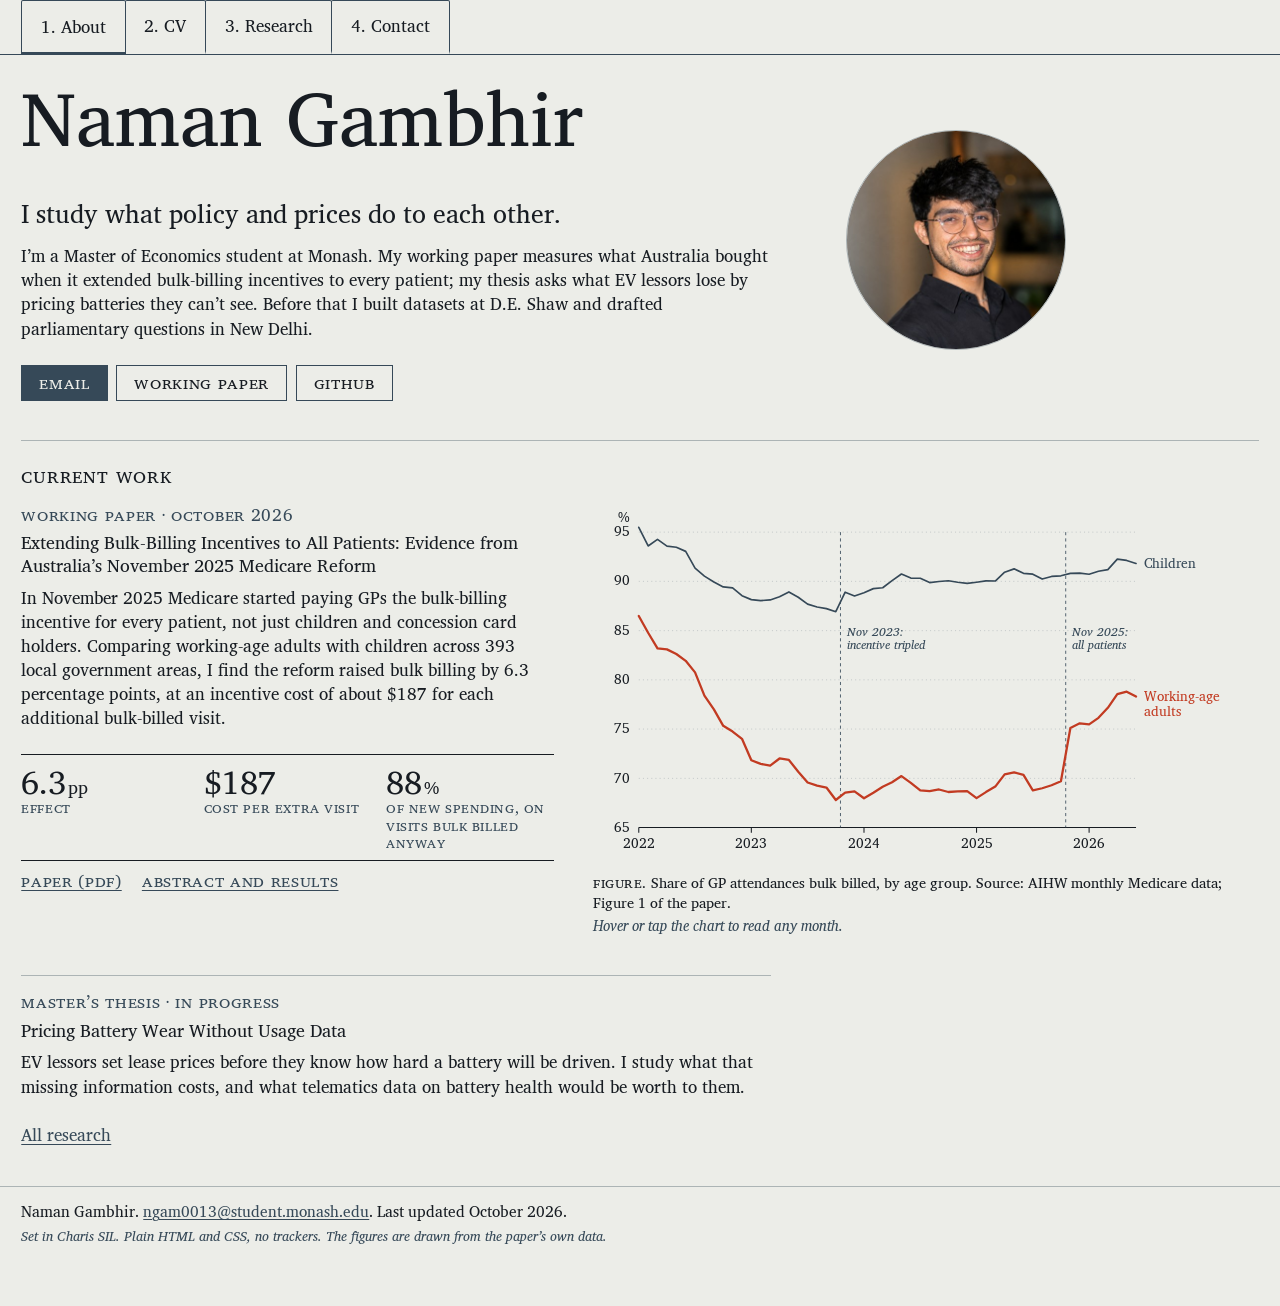
<file: index.html>
<!DOCTYPE html>
<html lang="en-AU">
<head>
  <meta charset="utf-8">
  <meta name="viewport" content="width=device-width, initial-scale=1">
  <title>Naman Gambhir</title>
  <meta name="description" content="Naman Gambhir, Master of Economics student at Monash University, studying what policy and prices do to each other.">
  <meta name="color-scheme" content="light dark">
  <meta property="og:type" content="website">
  <meta property="og:title" content="Naman Gambhir">
  <meta property="og:description" content="Master of Economics student at Monash University. Working paper: extending Medicare bulk-billing incentives to all patients raised bulk billing by 6.3 percentage points.">
  <meta property="og:locale" content="en_AU">
  <link rel="icon" href="assets/img/favicon.svg" type="image/svg+xml">
  <link rel="preconnect" href="https://fonts.googleapis.com">
  <link rel="preconnect" href="https://fonts.gstatic.com" crossorigin>
  <link rel="stylesheet" href="https://fonts.googleapis.com/css2?family=Charis+SIL:ital,wght@0,400;0,700;1,400&amp;display=swap">
  <link rel="stylesheet" href="assets/css/base.css">
  <link rel="stylesheet" href="assets/css/offprint.css">
  <script>
    document.documentElement.classList.add('js');
    /* Hide the name before first paint if the palindrome intro will
       run, so it doesn't flash. Removed by home.js, or after 3s regardless. */
    (function () {
      try {
        if (window.matchMedia('(prefers-reduced-motion: reduce)').matches) return;
        var nav = performance.getEntriesByType('navigation')[0];
        if (document.referrer && new URL(document.referrer).origin === location.origin &&
            nav && nav.type !== 'reload') return;
      } catch (e) { return; }
      var h = document.documentElement;
      h.classList.add('name-intro');
      setTimeout(function () { h.classList.remove('name-intro'); }, 3000);
    })();
  </script>
  <script src="assets/js/home.js" defer></script>
  <script src="assets/js/figures.js" defer></script>
</head>
<body>
  <a class="skip-link" href="#main">Skip to content</a>

  <header class="site-header">
    <nav aria-label="Sections">
      <ul class="tabs">
        <li><a href="index.html" aria-current="page">1. About</a></li>
        <li><a href="cv.html">2. CV</a></li>
        <li><a href="research.html">3. Research</a></li>
        <li><a href="contact.html">4. Contact</a></li>
      </ul>
    </nav>
  </header>

  <main id="main">

    <!-- =====================================================================
         HERO
         Name, a short about, two buttons, and the portrait.
         The first paragraph (class "lead") is set larger.
         The name: home.js reveals "Naman" from both ends inward (it is a
         palindrome), then types "Gambhir". The gloss shows on hover or
         focus, with or without the script.
         ===================================================================== -->
    <section class="hero">
      <h1 class="hero-name" tabindex="0" aria-describedby="name-gloss">
        <span class="name-latin">Naman Gambhir</span>
        <span class="name-gloss" id="name-gloss">my name literally translates to Namaste <span aria-hidden="true">🙏</span></span>
      </h1>

      <div class="about-text">
        <p class="lead">I study what policy and prices do to each other.</p>
        <p>I&rsquo;m a Master of Economics student at Monash. My working paper measures what Australia bought when it extended bulk-billing incentives to every patient; my thesis asks what EV lessors lose by pricing batteries they can&rsquo;t see. Before that I built datasets at D.E. Shaw and drafted parliamentary questions in New Delhi.</p>
      </div>

      <p class="hero-actions">
        <a class="btn btn-primary" href="mailto:ngam0013@student.monash.edu">Email</a>
        <a class="btn" href="assets/files/gambhir-bulk-billing-2026.pdf" target="_blank" rel="noopener">Working paper</a>
        <a class="btn" href="https://github.com/namangambhir" target="_blank" rel="noopener">GitHub</a>
        <!-- TODO: add once the SSRN author page exists:
        <a class="btn" href="[SSRN AUTHOR PAGE URL]" target="_blank" rel="noopener">SSRN</a>
        -->
      </p>

      <div class="hero-aside">
        <img class="portrait" src="assets/img/portrait.jpg" width="440" height="440"
             loading="eager"
             alt="Naman Gambhir, smiling, wearing glasses and a dark shirt.">
      </div>
    </section>

    <!-- =====================================================================
         CURRENT WORK
         The working paper as a feature with its figure, then the thesis.
         The figure is an inline SVG drawn from the paper's Figure 1 data;
         figures.js adds the draw-in and the hover readout.
         ===================================================================== -->
    <section class="current-work" aria-labelledby="h-current">
      <h2 id="h-current" class="no-num">Current work</h2>

      <article class="feature">
        <div class="feature-text">
          <p class="work-label">Working paper &middot; October 2026</p>
          <h3 class="work-title"><a href="research.html">Extending Bulk-Billing Incentives to All Patients: Evidence from Australia&rsquo;s November 2025 Medicare Reform</a></h3>
          <p class="work-desc">In November 2025 Medicare started paying GPs the bulk-billing incentive for every patient, not just children and concession card holders. Comparing working-age adults with children across 393 local government areas, I find the reform raised bulk billing by 6.3 percentage points, at an incentive cost of about $187 for each additional bulk-billed visit.</p>

          <dl class="figrow">
            <div><dt>Effect</dt><dd>6.3<span class="u">pp</span></dd></div>
            <div><dt>Cost per extra visit</dt><dd>$187</dd></div>
            <div><dt>Of new spending, on visits bulk billed anyway</dt><dd>88<span class="u">%</span></dd></div>
          </dl>

          <p class="item-links">
            <a href="assets/files/gambhir-bulk-billing-2026.pdf" target="_blank" rel="noopener">Paper (PDF)</a>
            <a href="research.html">Abstract and results</a>
          </p>
        </div>

        <figure class="fig feature-fig">
          <svg class="chart" viewBox="0 0 640 348" role="img" aria-labelledby="fig-home-title fig-home-desc" data-chart="home">
  <title id="fig-home-title">Bulk-billing rate of GP attendances, January 2022 to June 2026</title>
  <desc id="fig-home-desc">Children stay near 90 percent throughout. Working-age adults fall from about 85 percent in 2022 to about 69 percent by late 2023 and stay there until October 2025 at 69.7 percent, then jump to 75.1 percent in November 2025 and reach 78.3 percent by June 2026.</desc>
  <line class="grid" x1="44" x2="522" y1="312.0" y2="312.0"/><text class="tick" x="36" y="316.0" text-anchor="end">65</text><line class="grid" x1="44" x2="522" y1="264.7" y2="264.7"/><text class="tick" x="36" y="268.7" text-anchor="end">70</text><line class="grid" x1="44" x2="522" y1="217.3" y2="217.3"/><text class="tick" x="36" y="221.3" text-anchor="end">75</text><line class="grid" x1="44" x2="522" y1="170.0" y2="170.0"/><text class="tick" x="36" y="174.0" text-anchor="end">80</text><line class="grid" x1="44" x2="522" y1="122.7" y2="122.7"/><text class="tick" x="36" y="126.7" text-anchor="end">85</text><line class="grid" x1="44" x2="522" y1="75.3" y2="75.3"/><text class="tick" x="36" y="79.3" text-anchor="end">90</text><line class="grid" x1="44" x2="522" y1="28.0" y2="28.0"/><text class="tick" x="36" y="32.0" text-anchor="end">95</text><text class="tick" x="44.0" y="332" text-anchor="middle">2022</text><line class="axis" x1="44.0" x2="44.0" y1="312" y2="317"/><text class="tick" x="152.2" y="332" text-anchor="middle">2023</text><line class="axis" x1="152.2" x2="152.2" y1="312" y2="317"/><text class="tick" x="260.5" y="332" text-anchor="middle">2024</text><line class="axis" x1="260.5" x2="260.5" y1="312" y2="317"/><text class="tick" x="368.7" y="332" text-anchor="middle">2025</text><line class="axis" x1="368.7" x2="368.7" y1="312" y2="317"/><text class="tick" x="476.9" y="332" text-anchor="middle">2026</text><line class="axis" x1="476.9" x2="476.9" y1="312" y2="317"/>
  <line class="axis" x1="44" x2="522" y1="312" y2="312"/>
  <line class="event" x1="237.9" x2="237.9" y1="28" y2="312"/><text class="note" x="243.9" y="127.4">Nov 2023:<tspan x="243.9" dy="1.15em">incentive tripled</tspan></text>
  <line class="event" x1="454.4" x2="454.4" y1="28" y2="312"/><text class="note" x="460.4" y="127.4">Nov 2025:<tspan x="460.4" dy="1.15em">all patients</tspan></text>
  <polyline class="line line-b" points="44.0,23.4 53.0,41.3 62.0,34.9 71.1,41.4 80.1,42.5 89.1,46.5 98.1,62.6 107.1,70.3 116.2,76.0 125.2,80.7 134.2,81.6 143.2,89.1 152.2,92.9 161.2,93.8 170.3,93.2 179.3,90.2 188.3,85.5 197.3,90.6 206.3,97.2 215.4,100.0 224.4,101.5 233.4,104.5 242.4,85.7 251.4,89.4 260.5,86.2 269.5,82.3 278.5,81.5 287.5,74.6 296.5,68.3 305.5,72.2 314.6,72.3 323.6,76.5 332.6,75.5 341.6,74.7 350.6,76.2 359.7,77.3 368.7,76.2 377.7,74.9 386.7,75.0 395.7,66.5 404.8,63.3 413.8,67.6 422.8,68.4 431.8,73.1 440.8,70.6 449.8,70.0 458.9,67.6 467.9,67.4 476.9,68.5 485.9,65.6 494.9,64.0 504.0,54.0 513.0,55.2 522.0,58.1"/>
  <polyline class="line line-a" points="44.0,108.6 53.0,124.7 62.0,139.7 71.1,140.7 80.1,145.2 89.1,151.7 98.1,162.8 107.1,185.1 116.2,198.4 125.2,214.2 134.2,219.7 143.2,226.7 152.2,247.3 161.2,250.8 170.3,252.5 179.3,245.6 188.3,247.0 197.3,258.3 206.3,268.7 215.4,271.7 224.4,273.5 233.4,285.5 242.4,278.4 251.4,277.2 260.5,283.8 269.5,278.5 278.5,272.8 287.5,268.4 296.5,262.5 305.5,269.0 314.6,276.3 323.6,276.9 332.6,275.4 341.6,277.8 350.6,277.3 359.7,277.0 368.7,283.7 377.7,277.9 386.7,272.6 395.7,260.9 404.8,258.9 413.8,261.4 422.8,276.3 431.8,274.2 440.8,271.3 449.8,267.5 458.9,216.3 467.9,211.8 476.9,212.8 485.9,206.5 494.9,196.9 504.0,183.8 513.0,181.4 522.0,186.1"/>
  <text class="end end-b" x="530" y="62.1">Children</text>
  <text class="end end-a" x="530" y="190.1">Working-age<tspan x="530" dy="1.15em">adults</tspan></text>
  <text class="tick" x="36" y="18" text-anchor="end">%</text>
</svg>
          <script type="application/json" class="fig-data">{"x0":44,"x1":522,"n":54,"labels":["Jan 2022","Feb 2022","Mar 2022","Apr 2022","May 2022","Jun 2022","Jul 2022","Aug 2022","Sep 2022","Oct 2022","Nov 2022","Dec 2022","Jan 2023","Feb 2023","Mar 2023","Apr 2023","May 2023","Jun 2023","Jul 2023","Aug 2023","Sep 2023","Oct 2023","Nov 2023","Dec 2023","Jan 2024","Feb 2024","Mar 2024","Apr 2024","May 2024","Jun 2024","Jul 2024","Aug 2024","Sep 2024","Oct 2024","Nov 2024","Dec 2024","Jan 2025","Feb 2025","Mar 2025","Apr 2025","May 2025","Jun 2025","Jul 2025","Aug 2025","Sep 2025","Oct 2025","Nov 2025","Dec 2025","Jan 2026","Feb 2026","Mar 2026","Apr 2026","May 2026","Jun 2026"],"series":[{"name":"working-age","v":[86.49,84.78,83.2,83.09,82.62,81.93,80.76,78.41,77.0,75.33,74.75,74.01,71.83,71.47,71.29,72.01,71.87,70.67,69.57,69.26,69.07,67.8,68.55,68.68,67.98,68.54,69.14,69.61,70.23,69.54,68.77,68.71,68.87,68.61,68.67,68.7,67.99,68.6,69.16,70.4,70.61,70.34,68.77,68.99,69.3,69.7,75.11,75.58,75.48,76.14,77.16,78.54,78.8,78.3],"y":[108.6,124.7,139.7,140.7,145.2,151.7,162.8,185.1,198.4,214.2,219.7,226.7,247.3,250.8,252.5,245.6,247.0,258.3,268.7,271.7,273.5,285.5,278.4,277.2,283.8,278.5,272.8,268.4,262.5,269.0,276.3,276.9,275.4,277.8,277.3,277.0,283.7,277.9,272.6,260.9,258.9,261.4,276.3,274.2,271.3,267.5,216.3,211.8,212.8,206.5,196.9,183.8,181.4,186.1]},{"name":"children","v":[95.49,93.6,94.27,93.58,93.47,93.05,91.35,90.53,89.93,89.43,89.34,88.55,88.14,88.05,88.11,88.43,88.93,88.39,87.69,87.39,87.24,86.92,88.91,88.51,88.85,89.26,89.35,90.08,90.74,90.33,90.32,89.88,89.98,90.07,89.91,89.79,89.91,90.05,90.03,90.93,91.27,90.82,90.73,90.24,90.5,90.56,90.82,90.84,90.72,91.03,91.2,92.25,92.13,91.82],"y":[23.4,41.3,34.9,41.4,42.5,46.5,62.6,70.3,76.0,80.7,81.6,89.1,92.9,93.8,93.2,90.2,85.5,90.6,97.2,100.0,101.5,104.5,85.7,89.4,86.2,82.3,81.5,74.6,68.3,72.2,72.3,76.5,75.5,74.7,76.2,77.3,76.2,74.9,75.0,66.5,63.3,67.6,68.4,73.1,70.6,70.0,67.6,67.4,68.5,65.6,64.0,54.0,55.2,58.1]}],"unit":"%","top":28,"bottom":312}</script>
          <figcaption>
            <span class="fig-num">Figure.</span> Share of GP attendances bulk billed, by age group.
            Source: AIHW monthly Medicare data; Figure 1 of the paper.
            <span class="fig-readout" aria-live="polite">Hover or tap the chart to read any month.</span>
          </figcaption>
        </figure>
      </article>

      <article class="work-item work-thesis">
        <p class="work-label">Master&rsquo;s thesis &middot; in progress</p>
        <h3 class="work-title">Pricing Battery Wear Without Usage Data</h3>
        <p class="work-desc">EV lessors set lease prices before they know how hard a battery will be driven. I study what that missing information costs, and what telematics data on battery health would be worth to them.</p>
      </article>

      <p class="work-more"><a href="research.html">All research</a></p>
    </section>

  </main>

  <footer class="site-footer">
    <p>Naman Gambhir. <a href="mailto:ngam0013@student.monash.edu">ngam0013@student.monash.edu</a>. Last updated October 2026.</p>
    <p class="colophon">Set in Charis SIL. Plain HTML and CSS, no trackers. The figures are drawn from the paper&rsquo;s own data.</p>
  </footer>
  <script data-goatcounter="https://namang.goatcounter.com/count" async src="https://gc.zgo.at/count.js"></script>
  <script src="assets/js/analytics.js" defer></script>
</body>
</html>
</file>
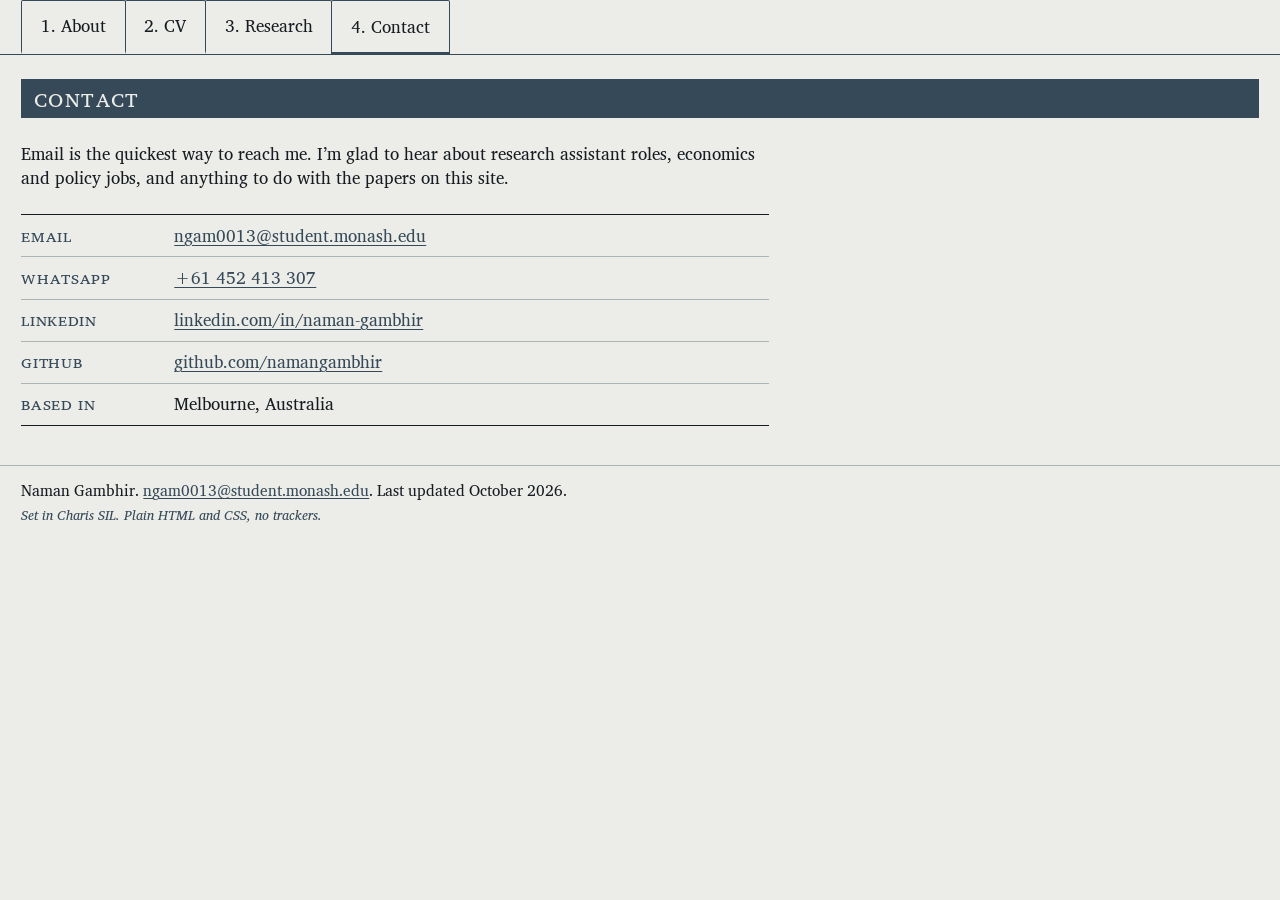
<file: contact.html>
<!DOCTYPE html>
<html lang="en-AU">
<head>
  <meta charset="utf-8">
  <meta name="viewport" content="width=device-width, initial-scale=1">
  <title>Contact | Naman Gambhir</title>
  <meta name="description" content="How to reach Naman Gambhir, Master of Economics student at Monash University.">
  <meta name="color-scheme" content="light dark">
  <meta property="og:type" content="website">
  <meta property="og:title" content="Contact | Naman Gambhir">
  <meta property="og:description" content="How to reach Naman Gambhir, Master of Economics student at Monash University.">
  <meta property="og:locale" content="en_AU">
  <link rel="icon" href="assets/img/favicon.svg" type="image/svg+xml">
  <link rel="preconnect" href="https://fonts.googleapis.com">
  <link rel="preconnect" href="https://fonts.gstatic.com" crossorigin>
  <link rel="stylesheet" href="https://fonts.googleapis.com/css2?family=Charis+SIL:ital,wght@0,400;0,700;1,400&amp;display=swap">
  <link rel="stylesheet" href="assets/css/base.css">
  <link rel="stylesheet" href="assets/css/offprint.css">
</head>
<body>
  <a class="skip-link" href="#main">Skip to content</a>

  <header class="site-header">
    <nav aria-label="Sections">
      <ul class="tabs">
        <li><a href="index.html">1. About</a></li>
        <li><a href="cv.html">2. CV</a></li>
        <li><a href="research.html">3. Research</a></li>
        <li><a href="contact.html" aria-current="page">4. Contact</a></li>
      </ul>
    </nav>
  </header>

  <main id="main">
    <h1 class="series-band">Contact</h1>

    <p class="contact-lede">Email is the quickest way to reach me. I&rsquo;m glad to hear about research assistant roles, economics and policy jobs, and anything to do with the papers on this site.</p>

    <!-- To add a row (SSRN, for example), copy one <div> ... </div> block.
         External links open in a new tab: keep target="_blank" rel="noopener". -->
    <dl class="contact-list">
      <div>
        <dt>Email</dt>
        <dd><a href="mailto:ngam0013@student.monash.edu">ngam0013@student.monash.edu</a></dd>
      </div>
      <div>
        <dt>WhatsApp</dt>
        <dd><a href="https://wa.me/61452413307" target="_blank" rel="noopener">+61 452 413 307</a></dd>
      </div>
      <div>
        <dt>LinkedIn</dt>
        <dd><a href="https://www.linkedin.com/in/naman-gambhir/" target="_blank" rel="noopener">linkedin.com/in/naman-gambhir</a></dd>
      </div>
      <div>
        <dt>GitHub</dt>
        <dd><a href="https://github.com/namangambhir" target="_blank" rel="noopener">github.com/namangambhir</a></dd>
      </div>
      <!-- TODO: add once the SSRN author page exists:
      <div>
        <dt>SSRN</dt>
        <dd><a href="[SSRN AUTHOR PAGE URL]" target="_blank" rel="noopener">SSRN author page</a></dd>
      </div>
      -->
      <div>
        <dt>Based in</dt>
        <dd>Melbourne, Australia</dd>
      </div>
    </dl>
  </main>

  <footer class="site-footer">
    <p>Naman Gambhir. <a href="mailto:ngam0013@student.monash.edu">ngam0013@student.monash.edu</a>. Last updated October 2026.</p>
    <p class="colophon">Set in Charis SIL. Plain HTML and CSS, no trackers.</p>
  </footer>
  <script data-goatcounter="https://namang.goatcounter.com/count" async src="https://gc.zgo.at/count.js"></script>
  <script src="assets/js/analytics.js" defer></script>
</body>
</html>
</file>
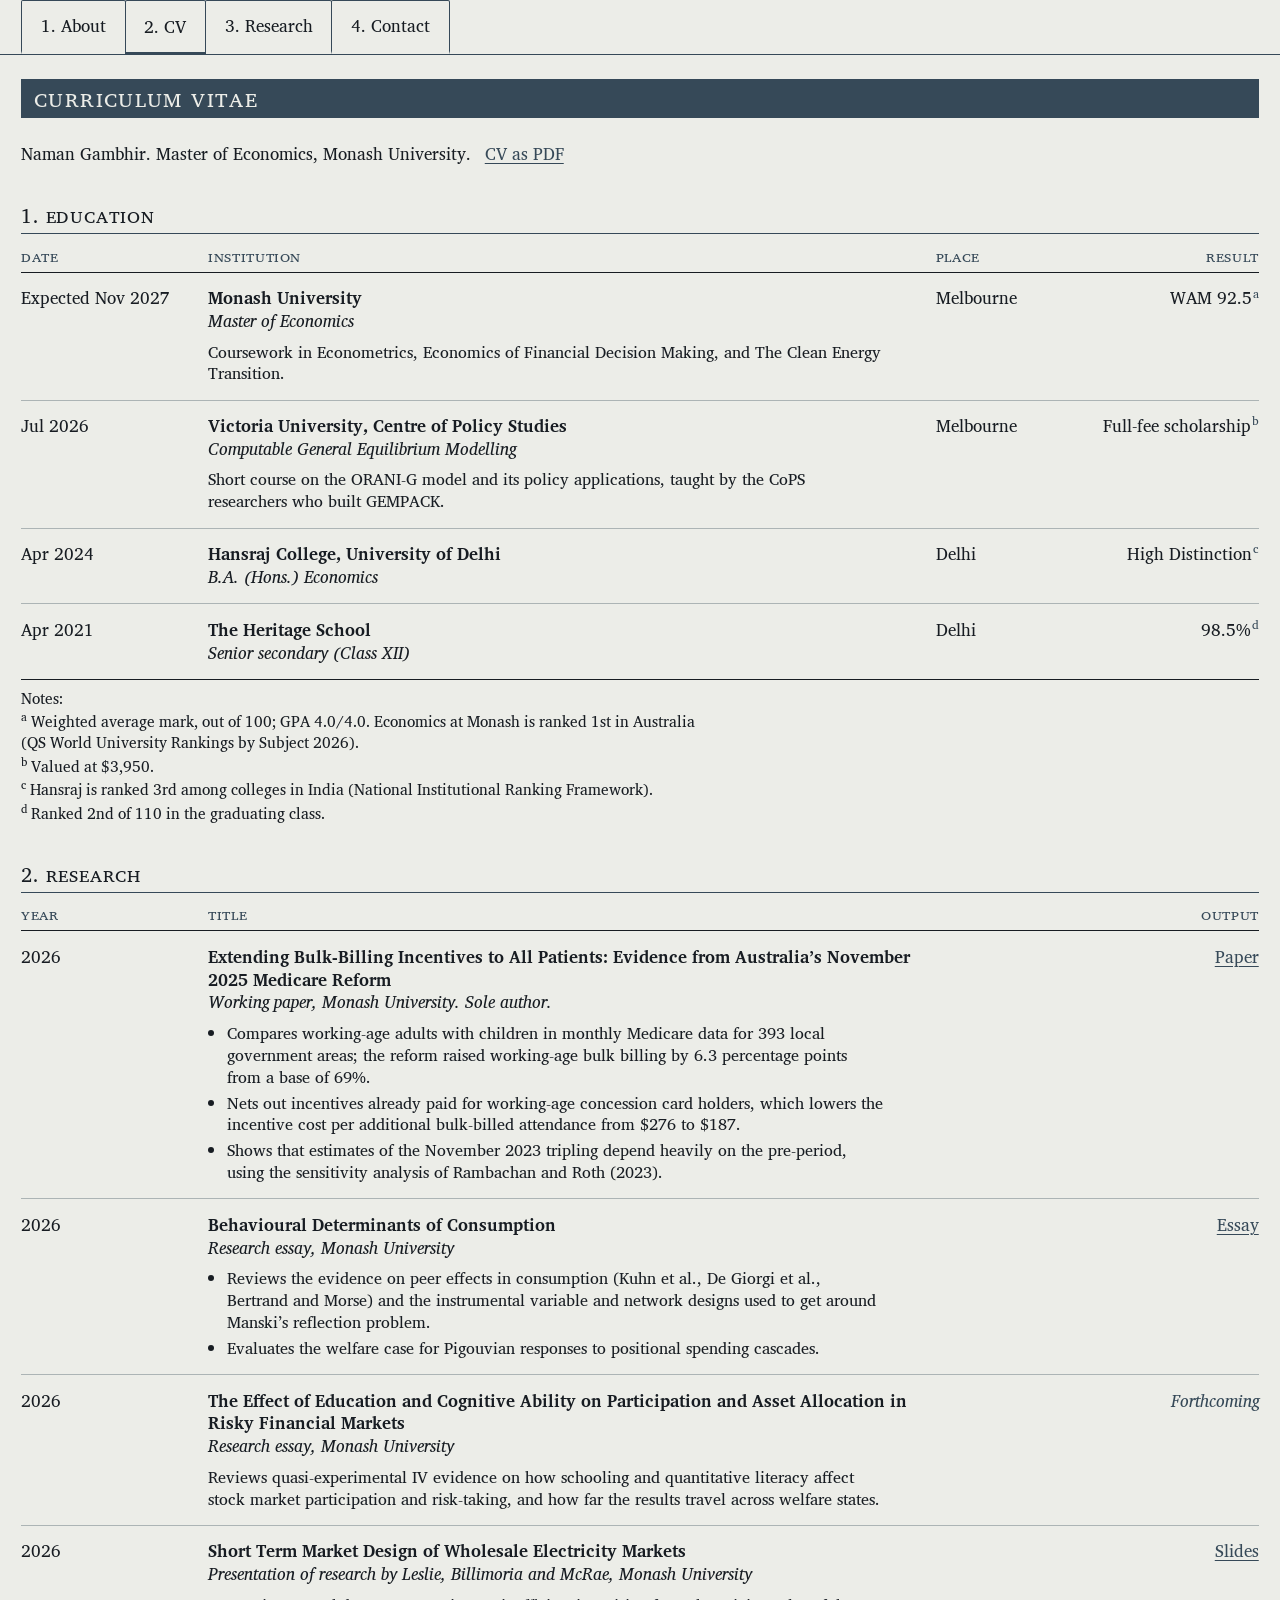
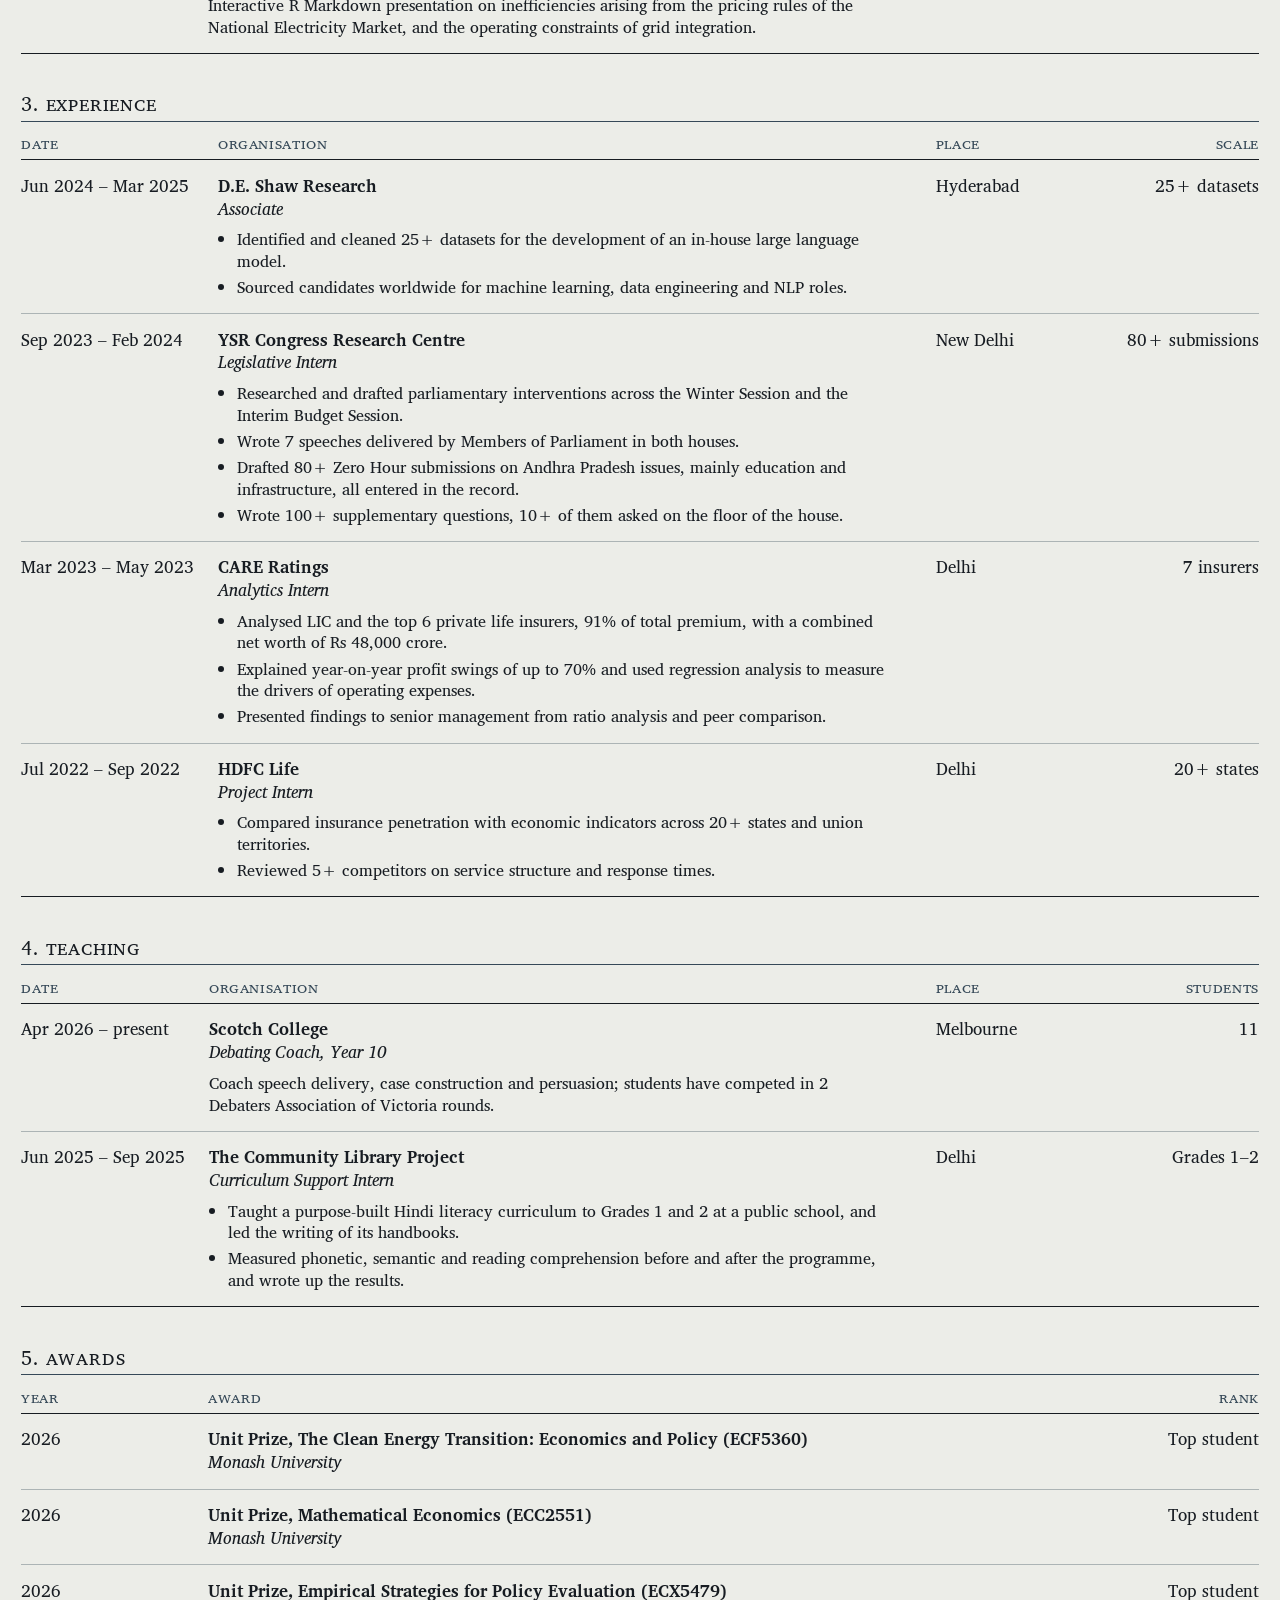
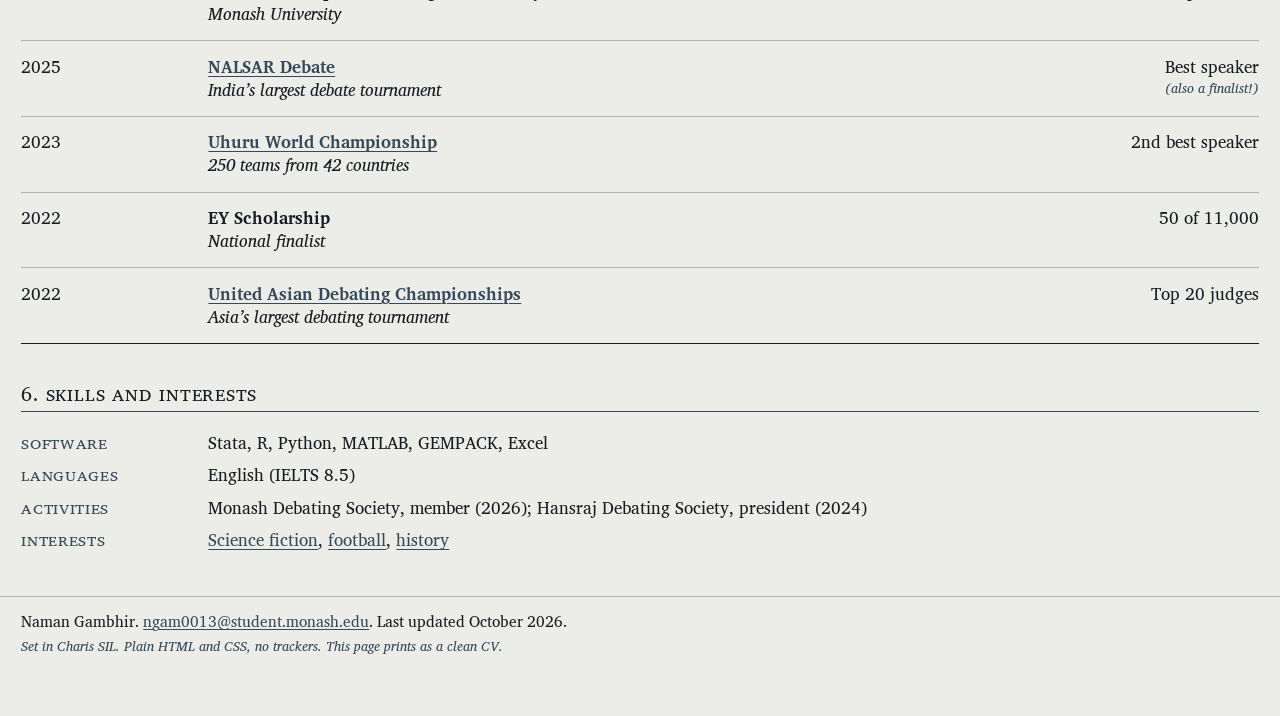
<file: cv.html>
<!DOCTYPE html>
<html lang="en-AU">
<head>
  <meta charset="utf-8">
  <meta name="viewport" content="width=device-width, initial-scale=1">
  <title>CV | Naman Gambhir</title>
  <meta name="description" content="Curriculum vitae of Naman Gambhir, Master of Economics student at Monash University: education, research, experience, teaching and awards.">
  <meta name="color-scheme" content="light dark">
  <meta property="og:type" content="website">
  <meta property="og:title" content="CV | Naman Gambhir">
  <meta property="og:description" content="Curriculum vitae of Naman Gambhir, Master of Economics student at Monash University.">
  <meta property="og:locale" content="en_AU">
  <link rel="icon" href="assets/img/favicon.svg" type="image/svg+xml">
  <link rel="preconnect" href="https://fonts.googleapis.com">
  <link rel="preconnect" href="https://fonts.gstatic.com" crossorigin>
  <link rel="stylesheet" href="https://fonts.googleapis.com/css2?family=Charis+SIL:ital,wght@0,400;0,700;1,400&amp;display=swap">
  <link rel="stylesheet" href="assets/css/base.css">
  <link rel="stylesheet" href="assets/css/offprint.css">
</head>
<body>
  <a class="skip-link" href="#main">Skip to content</a>

  <header class="site-header">
    <nav aria-label="Sections">
      <ul class="tabs">
        <li><a href="index.html">1. About</a></li>
        <li><a href="cv.html" aria-current="page">2. CV</a></li>
        <li><a href="research.html">3. Research</a></li>
        <li><a href="contact.html">4. Contact</a></li>
      </ul>
    </nav>
  </header>

  <main id="main">
    <h1 class="series-band">Curriculum vitae</h1>

    <p class="cv-lede">
      Naman Gambhir. Master of Economics, Monash University.
      <a href="assets/files/cv.pdf" target="_blank" rel="noopener">CV as PDF</a>
    </p>

    <!-- =====================================================================
         HOW THIS PAGE IS BUILT

         Each section is one table, set like a results table in a paper:
         a rule under the column heads, light rules between rows, and any
         footnotes in a Notes line underneath.

         Every row has the same four cells:
           td.cv-date   date or year
           td.cv-main   .cv-title, then .cv-sub, then a <ul> of points or a
                        <p> of description (both optional)
           td.cv-place  city (leave empty if it adds nothing)
           td.cv-fig    the one figure for that row: a result, a count, a link

         To add a row, copy a whole <tr> ... </tr> in the right section.

         Footnotes: put <sup><a href="#n-x" id="r-x">x</a></sup> in a cell,
         and a matching <span id="n-x"> in the Notes line under the table.
         Use them sparingly; most rows need none.
         ===================================================================== -->

    <!-- ===== EDUCATION ===== -->
    <section class="cv-group" aria-labelledby="h-edu">
      <h2 id="h-edu">Education</h2>
      <table class="cv">
        <colgroup><col class="col-date"><col class="col-main"><col class="col-place"><col class="col-fig"></colgroup>
        <thead>
          <tr><th scope="col">Date</th><th scope="col">Institution</th><th scope="col">Place</th><th scope="col">Result</th></tr>
        </thead>
        <tbody>
          <tr>
            <td class="cv-date">Expected Nov 2027</td>
            <td class="cv-main">
              <span class="cv-title">Monash University</span>
              <span class="cv-sub">Master of Economics</span>
              <p>Coursework in Econometrics, Economics of Financial Decision Making, and The Clean Energy Transition.</p>
            </td>
            <td class="cv-place">Melbourne</td>
            <td class="cv-fig">WAM 92.5<sup class="fn"><a href="#n-a" id="r-a" aria-label="Note a">a</a></sup></td>
          </tr>
          <tr>
            <td class="cv-date">Jul 2026</td>
            <td class="cv-main">
              <span class="cv-title">Victoria University, Centre of Policy Studies</span>
              <span class="cv-sub">Computable General Equilibrium Modelling</span>
              <p>Short course on the ORANI-G model and its policy applications, taught by the CoPS researchers who built GEMPACK.</p>
            </td>
            <td class="cv-place">Melbourne</td>
            <td class="cv-fig">Full-fee scholarship<sup class="fn"><a href="#n-b" id="r-b" aria-label="Note b">b</a></sup></td>
          </tr>
          <tr>
            <td class="cv-date">Apr 2024</td>
            <td class="cv-main">
              <span class="cv-title">Hansraj College, University of Delhi</span>
              <span class="cv-sub">B.A. (Hons.) Economics</span>
            </td>
            <td class="cv-place">Delhi</td>
            <td class="cv-fig">High Distinction<sup class="fn"><a href="#n-c" id="r-c" aria-label="Note c">c</a></sup></td>
          </tr>
          <tr>
            <td class="cv-date">Apr 2021</td>
            <td class="cv-main">
              <span class="cv-title">The Heritage School</span>
              <span class="cv-sub">Senior secondary (Class XII)</span>
            </td>
            <td class="cv-place">Delhi</td>
            <td class="cv-fig">98.5%<sup class="fn"><a href="#n-d" id="r-d" aria-label="Note d">d</a></sup></td>
          </tr>
        </tbody>
      </table>
      <p class="cv-notes">Notes:
        <span id="n-a"><sup>a</sup>&nbsp;Weighted average mark, out of 100; GPA 4.0/4.0. Economics at Monash is ranked 1st in Australia (QS World University Rankings by Subject 2026).</span>
        <span id="n-b"><sup>b</sup>&nbsp;Valued at $3,950.</span>
        <span id="n-c"><sup>c</sup>&nbsp;Hansraj is ranked 3rd among colleges in India (National Institutional Ranking Framework).</span>
        <span id="n-d"><sup>d</sup>&nbsp;Ranked 2nd of 110 in the graduating class.</span>
      </p>
    </section>

    <!-- ===== RESEARCH ===== -->
    <section class="cv-group" aria-labelledby="h-res">
      <h2 id="h-res">Research</h2>
      <table class="cv">
        <colgroup><col class="col-date"><col class="col-main"><col class="col-place"><col class="col-fig"></colgroup>
        <thead>
          <tr><th scope="col">Year</th><th scope="col">Title</th><th scope="col"><span class="sr-only">Place</span></th><th scope="col">Output</th></tr>
        </thead>
        <tbody>
          <tr>
            <td class="cv-date">2026</td>
            <td class="cv-main">
              <span class="cv-title">Extending Bulk-Billing Incentives to All Patients: Evidence from Australia&rsquo;s November 2025 Medicare Reform</span>
              <span class="cv-sub">Working paper, Monash University. Sole author.</span>
              <ul>
                <li>Compares working-age adults with children in monthly Medicare data for 393 local government areas; the reform raised working-age bulk billing by 6.3 percentage points from a base of 69%.</li>
                <li>Nets out incentives already paid for working-age concession card holders, which lowers the incentive cost per additional bulk-billed attendance from $276 to $187.</li>
                <li>Shows that estimates of the November 2023 tripling depend heavily on the pre-period, using the sensitivity analysis of Rambachan and Roth (2023).</li>
              </ul>
            </td>
            <td class="cv-place"></td>
            <td class="cv-fig"><a href="assets/files/gambhir-bulk-billing-2026.pdf" target="_blank" rel="noopener">Paper</a></td>
          </tr>
          <tr>
            <td class="cv-date">2026</td>
            <td class="cv-main">
              <span class="cv-title">Behavioural Determinants of Consumption</span>
              <span class="cv-sub">Research essay, Monash University</span>
              <ul>
                <li>Reviews the evidence on peer effects in consumption (Kuhn et al., De Giorgi et al., Bertrand and Morse) and the instrumental variable and network designs used to get around Manski&rsquo;s reflection problem.</li>
                <li>Evaluates the welfare case for Pigouvian responses to positional spending cascades.</li>
              </ul>
            </td>
            <td class="cv-place"></td>
            <td class="cv-fig"><a href="assets/essays/gambhir-consumption-essay.pdf" target="_blank" rel="noopener">Essay</a></td>
          </tr>
          <tr>
            <td class="cv-date">2026</td>
            <td class="cv-main">
              <span class="cv-title">The Effect of Education and Cognitive Ability on Participation and Asset Allocation in Risky Financial Markets</span>
              <span class="cv-sub">Research essay, Monash University</span>
              <p>Reviews quasi-experimental IV evidence on how schooling and quantitative literacy affect stock market participation and risk-taking, and how far the results travel across welfare states.</p>
            </td>
            <td class="cv-place"></td>
            <td class="cv-fig"><span class="pending">Forthcoming</span></td>
          </tr>
          <tr>
            <td class="cv-date">2026</td>
            <td class="cv-main">
              <span class="cv-title">Short Term Market Design of Wholesale Electricity Markets</span>
              <span class="cv-sub">Presentation of research by Leslie, Billimoria and McRae, Monash University</span>
              <p>Interactive R Markdown presentation on inefficiencies arising from the pricing rules of the National Electricity Market, and the operating constraints of grid integration.</p>
            </td>
            <td class="cv-place"></td>
            <td class="cv-fig"><a href="https://rpubs.com/Naman_Gambhir/ECF5360" target="_blank" rel="noopener">Slides</a></td>
          </tr>
        </tbody>
      </table>
    </section>

    <!-- ===== EXPERIENCE ===== -->
    <section class="cv-group" aria-labelledby="h-exp">
      <h2 id="h-exp">Experience</h2>
      <table class="cv">
        <colgroup><col class="col-date"><col class="col-main"><col class="col-place"><col class="col-fig"></colgroup>
        <thead>
          <tr><th scope="col">Date</th><th scope="col">Organisation</th><th scope="col">Place</th><th scope="col">Scale</th></tr>
        </thead>
        <tbody>
          <tr>
            <td class="cv-date">Jun 2024 &ndash; Mar 2025</td>
            <td class="cv-main">
              <span class="cv-title">D.E. Shaw Research</span>
              <span class="cv-sub">Associate</span>
              <ul>
                <li>Identified and cleaned 25+ datasets for the development of an in-house large language model.</li>
                <li>Sourced candidates worldwide for machine learning, data engineering and NLP roles.</li>
              </ul>
            </td>
            <td class="cv-place">Hyderabad</td>
            <td class="cv-fig">25+ datasets</td>
          </tr>
          <tr>
            <td class="cv-date">Sep 2023 &ndash; Feb 2024</td>
            <td class="cv-main">
              <span class="cv-title">YSR Congress Research Centre</span>
              <span class="cv-sub">Legislative Intern</span>
              <ul>
                <li>Researched and drafted parliamentary interventions across the Winter Session and the Interim Budget Session.</li>
                <li>Wrote 7 speeches delivered by Members of Parliament in both houses.</li>
                <li>Drafted 80+ Zero Hour submissions on Andhra Pradesh issues, mainly education and infrastructure, all entered in the record.</li>
                <li>Wrote 100+ supplementary questions, 10+ of them asked on the floor of the house.</li>
              </ul>
            </td>
            <td class="cv-place">New Delhi</td>
            <td class="cv-fig">80+ submissions</td>
          </tr>
          <tr>
            <td class="cv-date">Mar 2023 &ndash; May 2023</td>
            <td class="cv-main">
              <span class="cv-title">CARE Ratings</span>
              <span class="cv-sub">Analytics Intern</span>
              <ul>
                <li>Analysed LIC and the top 6 private life insurers, 91% of total premium, with a combined net worth of Rs 48,000 crore.</li>
                <li>Explained year-on-year profit swings of up to 70% and used regression analysis to measure the drivers of operating expenses.</li>
                <li>Presented findings to senior management from ratio analysis and peer comparison.</li>
              </ul>
            </td>
            <td class="cv-place">Delhi</td>
            <td class="cv-fig">7 insurers</td>
          </tr>
          <tr>
            <td class="cv-date">Jul 2022 &ndash; Sep 2022</td>
            <td class="cv-main">
              <span class="cv-title">HDFC Life</span>
              <span class="cv-sub">Project Intern</span>
              <ul>
                <li>Compared insurance penetration with economic indicators across 20+ states and union territories.</li>
                <li>Reviewed 5+ competitors on service structure and response times.</li>
              </ul>
            </td>
            <td class="cv-place">Delhi</td>
            <td class="cv-fig">20+ states</td>
          </tr>
        </tbody>
      </table>
    </section>

    <!-- ===== TEACHING ===== -->
    <section class="cv-group" aria-labelledby="h-teach">
      <h2 id="h-teach">Teaching</h2>
      <table class="cv">
        <colgroup><col class="col-date"><col class="col-main"><col class="col-place"><col class="col-fig"></colgroup>
        <thead>
          <tr><th scope="col">Date</th><th scope="col">Organisation</th><th scope="col">Place</th><th scope="col">Students</th></tr>
        </thead>
        <tbody>
          <tr>
            <td class="cv-date">Apr 2026 &ndash; present</td>
            <td class="cv-main">
              <span class="cv-title">Scotch College</span>
              <span class="cv-sub">Debating Coach, Year 10</span>
              <p>Coach speech delivery, case construction and persuasion; students have competed in 2 Debaters Association of Victoria rounds.</p>
            </td>
            <td class="cv-place">Melbourne</td>
            <td class="cv-fig">11</td>
          </tr>
          <tr>
            <td class="cv-date">Jun 2025 &ndash; Sep 2025</td>
            <td class="cv-main">
              <span class="cv-title">The Community Library Project</span>
              <span class="cv-sub">Curriculum Support Intern</span>
              <ul>
                <li>Taught a purpose-built Hindi literacy curriculum to Grades 1 and 2 at a public school, and led the writing of its handbooks.</li>
                <li>Measured phonetic, semantic and reading comprehension before and after the programme, and wrote up the results.</li>
              </ul>
            </td>
            <td class="cv-place">Delhi</td>
            <td class="cv-fig">Grades 1&ndash;2</td>
          </tr>
        </tbody>
      </table>
    </section>

    <!-- ===== AWARDS ===== -->
    <section class="cv-group" aria-labelledby="h-awards">
      <h2 id="h-awards">Awards</h2>
      <table class="cv">
        <colgroup><col class="col-date"><col class="col-main"><col class="col-place"><col class="col-fig"></colgroup>
        <thead>
          <tr><th scope="col">Year</th><th scope="col">Award</th><th scope="col"><span class="sr-only">Place</span></th><th scope="col">Rank</th></tr>
        </thead>
        <tbody>
          <tr>
            <td class="cv-date">2026</td>
            <td class="cv-main">
              <span class="cv-title">Unit Prize, The Clean Energy Transition: Economics and Policy (ECF5360)</span>
              <span class="cv-sub">Monash University</span>
            </td>
            <td class="cv-place"></td>
            <td class="cv-fig">Top student</td>
          </tr>
          <tr>
            <td class="cv-date">2026</td>
            <td class="cv-main">
              <span class="cv-title">Unit Prize, Mathematical Economics (ECC2551)</span>
              <span class="cv-sub">Monash University</span>
            </td>
            <td class="cv-place"></td>
            <td class="cv-fig">Top student</td>
          </tr>
          <tr>
            <td class="cv-date">2026</td>
            <td class="cv-main">
              <span class="cv-title">Unit Prize, Empirical Strategies for Policy Evaluation (ECX5479)</span>
              <span class="cv-sub">Monash University</span>
            </td>
            <td class="cv-place"></td>
            <td class="cv-fig">Top student</td>
          </tr>
          <tr>
            <td class="cv-date">2025</td>
            <td class="cv-main">
              <span class="cv-title"><a href="https://thenalsariv.calicotab.com/nalsariv2025/participants/team/280296/" target="_blank" rel="noopener">NALSAR Debate</a></span>
              <span class="cv-sub">India&rsquo;s largest debate tournament</span>
            </td>
            <td class="cv-place"></td>
            <td class="cv-fig">Best speaker<span class="cv-fig-note">(also a finalist!)</span></td>
          </tr>
          <tr>
            <td class="cv-date">2023</td>
            <td class="cv-main">
              <span class="cv-title"><a href="https://uhuruworlds2023.calicotab.com/uhuru2023/participants/team/133383/" target="_blank" rel="noopener">Uhuru World Championship</a></span>
              <span class="cv-sub">250 teams from 42 countries</span>
            </td>
            <td class="cv-place"></td>
            <td class="cv-fig">2nd best speaker</td>
          </tr>
          <tr>
            <td class="cv-date">2022</td>
            <td class="cv-main">
              <span class="cv-title">EY Scholarship</span>
              <span class="cv-sub">National finalist</span>
            </td>
            <td class="cv-place"></td>
            <td class="cv-fig">50 of 11,000</td>
          </tr>
          <tr>
            <td class="cv-date">2022</td>
            <td class="cv-main">
              <span class="cv-title"><a href="https://malaysiauadc2022.calicotab.com/malaysiauadc2022/participants/adjudicator/327508/" target="_blank" rel="noopener">United Asian Debating Championships</a></span>
              <span class="cv-sub">Asia&rsquo;s largest debating tournament</span>
            </td>
            <td class="cv-place"></td>
            <td class="cv-fig">Top 20 judges</td>
          </tr>
        </tbody>
      </table>
    </section>

    <!-- ===== SKILLS =====
         A plain list, not a table: these rows have no dates or figures. -->
    <section class="cv-group" aria-labelledby="h-skills">
      <h2 id="h-skills">Skills and interests</h2>
      <dl class="cv-skills">
        <div><dt>Software</dt><dd>Stata, R, Python, MATLAB, GEMPACK, Excel</dd></div>
        <div><dt>Languages</dt><dd>English (IELTS 8.5)</dd></div>
        <div><dt>Activities</dt><dd>Monash Debating Society, member (2026); Hansraj Debating Society, president (2024)</dd></div>
        <div><dt>Interests</dt><dd><a href="https://www.imdb.com/title/tt1160419/" target="_blank" rel="noopener">Science fiction</a>, <a href="https://en.wikipedia.org/wiki/FC_Barcelona" target="_blank" rel="noopener">football</a>, <a href="https://www.youtube.com/@OverSimplified/videos" target="_blank" rel="noopener">history</a></dd></div>
      </dl>
    </section>

  </main>

  <footer class="site-footer">
    <p>Naman Gambhir. <a href="mailto:ngam0013@student.monash.edu">ngam0013@student.monash.edu</a>. Last updated October 2026.</p>
    <p class="colophon">Set in Charis SIL. Plain HTML and CSS, no trackers. This page prints as a clean CV.</p>
  </footer>
  <script data-goatcounter="https://namang.goatcounter.com/count" async src="https://gc.zgo.at/count.js"></script>
  <script src="assets/js/analytics.js" defer></script>
</body>
</html>
</file>
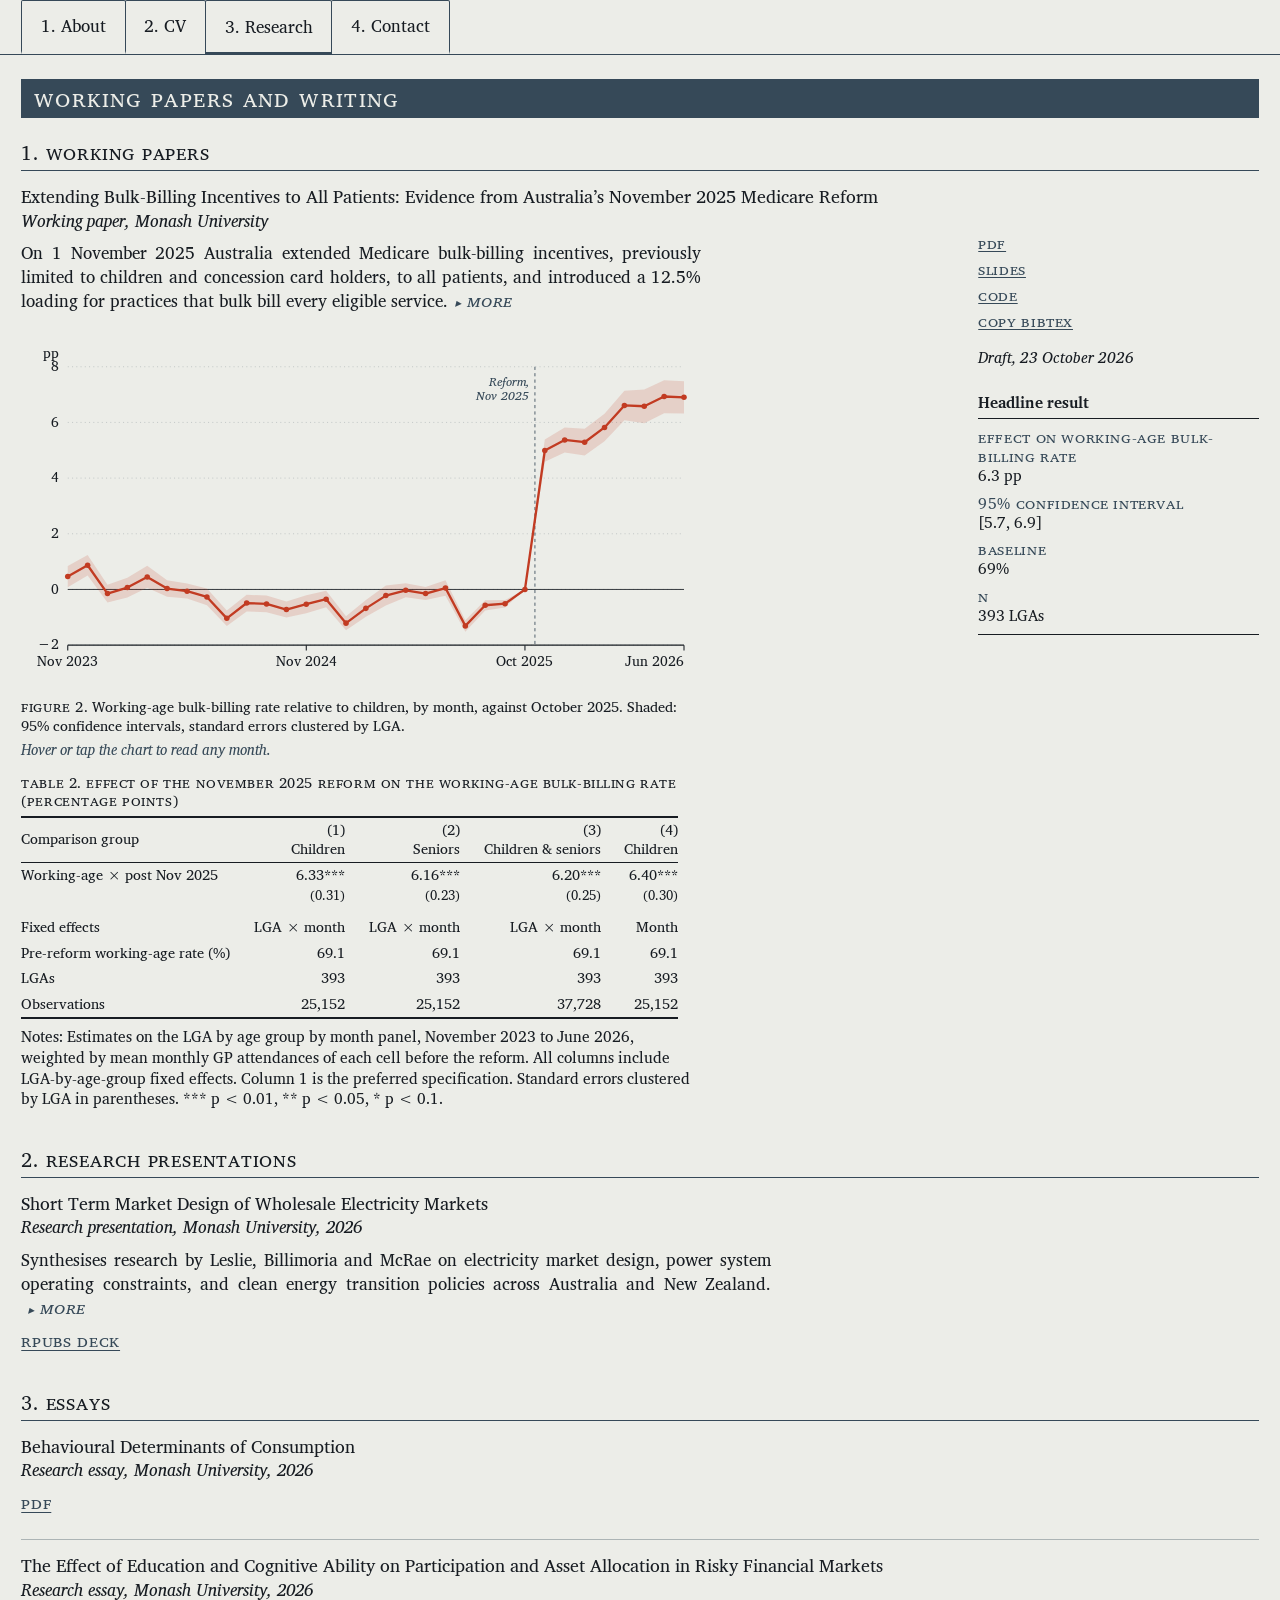
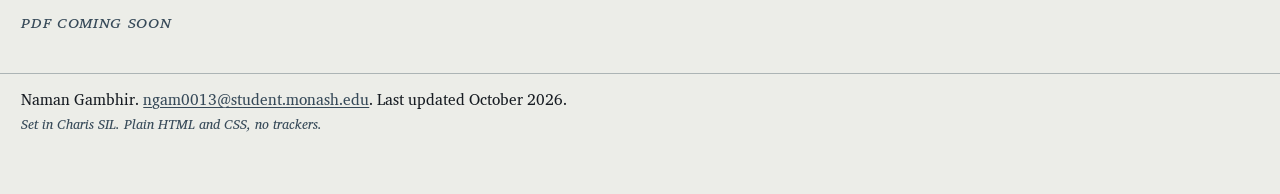
<file: research.html>
<!DOCTYPE html>
<html lang="en-AU">
<head>
  <meta charset="utf-8">
  <meta name="viewport" content="width=device-width, initial-scale=1">
  <title>Research | Naman Gambhir</title>
  <meta name="description" content="Working papers, research presentations and essays by Naman Gambhir, Master of Economics student at Monash University.">
  <meta name="color-scheme" content="light dark">
  <meta property="og:type" content="website">
  <meta property="og:title" content="Research | Naman Gambhir">
  <meta property="og:description" content="Working papers, research presentations and essays by Naman Gambhir, Master of Economics student at Monash University.">
  <meta property="og:locale" content="en_AU">
  <link rel="icon" href="assets/img/favicon.svg" type="image/svg+xml">
  <link rel="preconnect" href="https://fonts.googleapis.com">
  <link rel="preconnect" href="https://fonts.gstatic.com" crossorigin>
  <link rel="stylesheet" href="https://fonts.googleapis.com/css2?family=Charis+SIL:ital,wght@0,400;0,700;1,400&amp;display=swap">
  <link rel="stylesheet" href="assets/css/base.css">
  <link rel="stylesheet" href="assets/css/offprint.css">
  <script>document.documentElement.classList.add('js');</script>
  <script src="assets/js/research.js" defer></script>
  <script src="assets/js/figures.js" defer></script>
</head>
<body>
  <a class="skip-link" href="#main">Skip to content</a>

  <header class="site-header">
    <nav aria-label="Sections">
      <ul class="tabs">
        <li><a href="index.html">1. About</a></li>
        <li><a href="cv.html">2. CV</a></li>
        <li><a href="research.html" aria-current="page">3. Research</a></li>
        <li><a href="contact.html">4. Contact</a></li>
      </ul>
    </nav>
  </header>

  <main id="main">
    <h1 class="series-band">Working papers and writing</h1>

    <!-- =====================================================================
         SECTION 1: WORKING PAPERS

         To add an item, copy one <article class="item"> ... </article> block.
         Each block holds, in order:
           h3.item-title    the title
           p.item-authors   co-authors, if any (delete the line if sole-authored)
           p.item-status    working paper, under review, course essay, and so on
           details.abstract summary = first sentence, <p> = the rest
           p.item-links     PDF link, Copy BibTeX button
           template.bibtex  the BibTeX the button copies
         A results table is optional, and only for empirical papers with
         numbers. The pattern to copy is the table in the first item below.
         ===================================================================== -->
    <section class="offprint-group" aria-labelledby="h-papers">
      <h2 id="h-papers">Working papers</h2>

      <article class="item">
        <h3 class="item-title">Extending Bulk-Billing Incentives to All Patients: Evidence from Australia&rsquo;s November 2025 Medicare Reform</h3>
        <p class="item-status">Working paper, Monash University</p>

        <div class="item-body">
          <div class="abstract">
            <p>On 1 November 2025 Australia extended Medicare bulk-billing incentives, previously limited to children and concession card holders, to all patients, and introduced a 12.5% loading for practices that bulk bill every eligible service.</p>
            <p>Comparing working-age adults, who became eligible, with children, who already were, in monthly Medicare data for 393 local government areas by age group, I find that the reform raised the working-age bulk-billing rate by 6.3 percentage points (95% confidence interval 5.7 to 6.9) from a base of 69%. The effect appeared in the first month and was still growing eight months later, and it closely matches the estimate of Craig et al. (2026), obtained from the same data with a different design. The response was largest in areas where the fewest working-age bulk-billed attendances already attracted the incentive.</p>
            <p>The paper&rsquo;s main contribution is the cost accounting. Because incentive payments are observed by age group, the incentives already paid for working-age concession card holders before the reform can be netted out. I show that the cost per additional bulk-billed attendance depends on the effect, the counterfactual bulk-billing rate and the share of attendances already eligible, and that assuming no prior eligibility raises the cost by about half. The incentive cost of an additional bulk-billed attendance is about $187 ($171 to $207), against $322 in Craig et al. (2026), and 88% of the additional incentive spending went to attendances that would have been bulk billed anyway.</p>
            <p>I also show that estimates of the November 2023 tripling from the same age-group contrast depend heavily on the pre-period: a six-month window reproduces the 3-point estimate of Craig et al. (2026), while longer windows show two years of divergence beforehand. A sensitivity analysis following Rambachan and Roth (2023) shows that the jump in November 2023 is robust, but the average effect over the following two years is not.</p>
            <button type="button" class="abstract-toggle" aria-expanded="false">more</button>
          </div>
          <template class="bibtex">@unpublished{gambhir2026bulkbilling,
  author = {Gambhir, Naman},
  title  = {Extending Bulk-Billing Incentives to All Patients: Evidence from Australia's November 2025 Medicare Reform},
  year   = {2026},
  school = {Monash University},
  note   = {Working paper}
}</template>


          <!-- Figure: event study, drawn from Figure 2(a) of the paper.
               figures.js adds the draw-in and the hover readout. -->
          <figure class="fig es-fig">
            <svg class="chart" viewBox="0 0 640 330" role="img" aria-labelledby="fig-es-title fig-es-desc" data-chart="event">
  <title id="fig-es-title">Event study: working-age bulk-billing rate relative to children</title>
  <desc id="fig-es-desc">Monthly coefficients relative to October 2025 stay between minus 1.3 and plus 0.9 points from November 2023 to October 2025, then jump to 5.0 points in November 2025 and rise to 6.9 points by June 2026.</desc>
  <line class="grid" x1="44" x2="624" y1="290.0" y2="290.0"/><text class="tick" x="36" y="294.0" text-anchor="end">−2</text><line class="grid" x1="44" x2="624" y1="237.6" y2="237.6"/><text class="tick" x="36" y="241.6" text-anchor="end">0</text><line class="grid" x1="44" x2="624" y1="185.2" y2="185.2"/><text class="tick" x="36" y="189.2" text-anchor="end">2</text><line class="grid" x1="44" x2="624" y1="132.8" y2="132.8"/><text class="tick" x="36" y="136.8" text-anchor="end">4</text><line class="grid" x1="44" x2="624" y1="80.4" y2="80.4"/><text class="tick" x="36" y="84.4" text-anchor="end">6</text><line class="grid" x1="44" x2="624" y1="28.0" y2="28.0"/><text class="tick" x="36" y="32.0" text-anchor="end">8</text><text class="tick" x="44.0" y="310" text-anchor="middle">Nov 2023</text><line class="axis" x1="44.0" x2="44.0" y1="290" y2="295"/><text class="tick" x="268.5" y="310" text-anchor="middle">Nov 2024</text><line class="axis" x1="268.5" x2="268.5" y1="290" y2="295"/><text class="tick" x="474.3" y="310" text-anchor="middle">Oct 2025</text><line class="axis" x1="474.3" x2="474.3" y1="290" y2="295"/><text class="tick" x="624.0" y="310" text-anchor="end">Jun 2026</text><line class="axis" x1="624.0" x2="624.0" y1="290" y2="295"/>
  <line class="zero" x1="44" x2="624" y1="237.6" y2="237.6"/>
  <line class="axis" x1="44" x2="624" y1="290" y2="290"/>
  <line class="event" x1="483.7" x2="483.7" y1="28" y2="290"/>
  <text class="note" x="477.7" y="46.3" text-anchor="end">Reform,<tspan x="477.7" dy="1.15em">Nov 2025</tspan></text>
  <polygon class="band" points="44.0,215.6 62.7,205.1 81.4,233.1 100.1,226.6 118.8,215.3 137.5,229.0 156.3,232.1 175.0,236.8 193.7,257.5 212.4,242.6 231.1,243.4 249.8,248.9 268.5,243.1 287.2,238.9 305.9,262.8 324.6,247.6 343.4,233.9 362.1,231.8 380.8,235.2 399.5,229.0 418.2,266.7 436.9,247.8 455.6,247.6 474.3,237.6 493.0,96.4 511.7,85.1 530.5,86.4 549.2,72.3 567.9,50.5 586.6,49.5 605.3,40.6 624.0,41.6 624.0,72.0 605.3,71.8 586.6,81.2 567.9,78.3 549.2,98.2 530.5,111.6 511.7,108.7 493.0,117.3 474.3,237.6 455.6,254.6 436.9,257.5 418.2,277.4 399.5,243.6 380.8,247.6 362.1,244.9 343.4,252.8 324.6,263.3 305.9,275.9 287.2,254.4 268.5,259.9 249.8,264.1 231.1,259.1 212.4,258.3 193.7,271.9 175.0,252.5 156.3,246.0 137.5,244.4 118.8,236.0 100.1,245.2 81.4,249.9 62.7,224.5 44.0,235.5"/>
  <polyline class="line line-a" points="44.0,225.5 62.7,214.8 81.4,241.5 100.1,235.8 118.8,225.8 137.5,236.8 156.3,239.2 175.0,244.7 193.7,264.8 212.4,250.4 231.1,251.2 249.8,256.5 268.5,251.5 287.2,246.8 305.9,269.3 324.6,255.4 343.4,243.4 362.1,238.4 380.8,241.5 399.5,236.3 418.2,271.9 436.9,252.5 455.6,251.0 474.3,237.6 493.0,106.9 511.7,96.9 530.5,99.0 549.2,85.1 567.9,64.4 586.6,65.2 605.3,56.0 624.0,56.8"/>
  <g class="dots"><circle class="dot" cx="44.0" cy="225.5" r="2.6"/><circle class="dot" cx="62.7" cy="214.8" r="2.6"/><circle class="dot" cx="81.4" cy="241.5" r="2.6"/><circle class="dot" cx="100.1" cy="235.8" r="2.6"/><circle class="dot" cx="118.8" cy="225.8" r="2.6"/><circle class="dot" cx="137.5" cy="236.8" r="2.6"/><circle class="dot" cx="156.3" cy="239.2" r="2.6"/><circle class="dot" cx="175.0" cy="244.7" r="2.6"/><circle class="dot" cx="193.7" cy="264.8" r="2.6"/><circle class="dot" cx="212.4" cy="250.4" r="2.6"/><circle class="dot" cx="231.1" cy="251.2" r="2.6"/><circle class="dot" cx="249.8" cy="256.5" r="2.6"/><circle class="dot" cx="268.5" cy="251.5" r="2.6"/><circle class="dot" cx="287.2" cy="246.8" r="2.6"/><circle class="dot" cx="305.9" cy="269.3" r="2.6"/><circle class="dot" cx="324.6" cy="255.4" r="2.6"/><circle class="dot" cx="343.4" cy="243.4" r="2.6"/><circle class="dot" cx="362.1" cy="238.4" r="2.6"/><circle class="dot" cx="380.8" cy="241.5" r="2.6"/><circle class="dot" cx="399.5" cy="236.3" r="2.6"/><circle class="dot" cx="418.2" cy="271.9" r="2.6"/><circle class="dot" cx="436.9" cy="252.5" r="2.6"/><circle class="dot" cx="455.6" cy="251.0" r="2.6"/><circle class="dot" cx="474.3" cy="237.6" r="2.6"/><circle class="dot" cx="493.0" cy="106.9" r="2.6"/><circle class="dot" cx="511.7" cy="96.9" r="2.6"/><circle class="dot" cx="530.5" cy="99.0" r="2.6"/><circle class="dot" cx="549.2" cy="85.1" r="2.6"/><circle class="dot" cx="567.9" cy="64.4" r="2.6"/><circle class="dot" cx="586.6" cy="65.2" r="2.6"/><circle class="dot" cx="605.3" cy="56.0" r="2.6"/><circle class="dot" cx="624.0" cy="56.8" r="2.6"/></g>
  <text class="tick" x="36" y="20" text-anchor="end">pp</text>
</svg>
            <script type="application/json" class="fig-data">{"x0":44,"x1":624,"n":32,"labels":["Nov 2023","Dec 2023","Jan 2024","Feb 2024","Mar 2024","Apr 2024","May 2024","Jun 2024","Jul 2024","Aug 2024","Sep 2024","Oct 2024","Nov 2024","Dec 2024","Jan 2025","Feb 2025","Mar 2025","Apr 2025","May 2025","Jun 2025","Jul 2025","Aug 2025","Sep 2025","Oct 2025","Nov 2025","Dec 2025","Jan 2026","Feb 2026","Mar 2026","Apr 2026","May 2026","Jun 2026"],"series":[{"name":"effect","v":[0.46,0.87,-0.15,0.07,0.45,0.03,-0.06,-0.27,-1.04,-0.49,-0.52,-0.72,-0.53,-0.35,-1.21,-0.68,-0.22,-0.03,-0.15,0.05,-1.31,-0.57,-0.51,0.0,4.99,5.37,5.29,5.82,6.61,6.58,6.93,6.9],"lo":[0.08,0.5,-0.47,-0.29,0.06,-0.26,-0.32,-0.57,-1.31,-0.79,-0.82,-1.01,-0.85,-0.64,-1.46,-0.98,-0.58,-0.28,-0.38,-0.23,-1.52,-0.76,-0.65,0.0,4.59,4.92,4.81,5.32,6.08,5.97,6.33,6.32],"hi":[0.84,1.24,0.17,0.42,0.85,0.33,0.21,0.03,-0.76,-0.19,-0.22,-0.43,-0.21,-0.05,-0.96,-0.38,0.14,0.22,0.09,0.33,-1.11,-0.39,-0.38,0.0,5.39,5.82,5.77,6.31,7.14,7.18,7.52,7.48],"y":[225.5,214.8,241.5,235.8,225.8,236.8,239.2,244.7,264.8,250.4,251.2,256.5,251.5,246.8,269.3,255.4,243.4,238.4,241.5,236.3,271.9,252.5,251.0,237.6,106.9,96.9,99.0,85.1,64.4,65.2,56.0,56.8]}],"unit":"pp","top":28,"bottom":290}</script>
            <figcaption>
              <span class="fig-num">Figure 2.</span> Working-age bulk-billing rate relative to children, by month, against October 2025. Shaded: 95% confidence intervals, standard errors clustered by LGA.
              <span class="fig-readout" aria-live="polite">Hover or tap the chart to read any month.</span>
            </figcaption>
          </figure>

          <!-- Results table. Coefficients sit in one row, their standard errors
               in the <tr class="se"> directly below. To add a table to another
               paper, copy this block and the Notes line beneath it. -->
          <div class="results-wrap">
            <table class="results">
              <caption>Table 2. Effect of the November 2025 reform on the working-age bulk-billing rate (percentage points)</caption>
              <thead>
                <tr>
                  <th scope="col">Comparison group</th>
                  <th scope="col">(1)<br>Children</th>
                  <th scope="col">(2)<br>Seniors</th>
                  <th scope="col">(3)<br>Children &amp; seniors</th>
                  <th scope="col">(4)<br>Children</th>
                </tr>
              </thead>
              <tbody>
                <tr>
                  <th scope="row">Working-age &times; post Nov 2025</th>
                  <td>6.33***</td>
                  <td>6.16***</td>
                  <td>6.20***</td>
                  <td>6.40***</td>
                </tr>
                <tr class="se">
                  <td></td>
                  <td>(0.31)</td>
                  <td>(0.23)</td>
                  <td>(0.25)</td>
                  <td>(0.30)</td>
                </tr>
                <tr class="gap">
                  <th scope="row">Fixed effects</th>
                  <td>LGA &times; month</td>
                  <td>LGA &times; month</td>
                  <td>LGA &times; month</td>
                  <td>Month</td>
                </tr>
                <tr>
                  <th scope="row">Pre-reform working-age rate (%)</th>
                  <td>69.1</td>
                  <td>69.1</td>
                  <td>69.1</td>
                  <td>69.1</td>
                </tr>
                <tr>
                  <th scope="row">LGAs</th>
                  <td>393</td>
                  <td>393</td>
                  <td>393</td>
                  <td>393</td>
                </tr>
                <tr>
                  <th scope="row">Observations</th>
                  <td>25,152</td>
                  <td>25,152</td>
                  <td>37,728</td>
                  <td>25,152</td>
                </tr>
              </tbody>
            </table>
          </div>
          <p class="results-notes">Notes: Estimates on the LGA by age group by month panel, November 2023 to June 2026, weighted by mean monthly GP attendances of each cell before the reform. All columns include LGA-by-age-group fixed effects. Column 1 is the preferred specification. Standard errors clustered by LGA in parentheses. *** p &lt; 0.01, ** p &lt; 0.05, * p &lt; 0.1.</p>
        </div>

        <!-- Margin column. To give another paper one, copy this whole <aside>
             and edit the links, the date and the figures. Everything in it is
             plain HTML, so it is still on the page with JavaScript off, and
             adding one never means touching the layout CSS. -->
        <aside class="item-aside">
          <p class="item-links">
            <a href="assets/files/gambhir-bulk-billing-2026.pdf" target="_blank" rel="noopener">PDF</a>
            <!-- TODO: swap href="#" for the slides file, and add
                 target="_blank" rel="noopener" when you do. -->
            <a href="#">Slides</a>
            <!-- TODO: swap href="#" for the code repository, and add
                 target="_blank" rel="noopener" when you do. -->
            <a href="#">Code</a>
            <button type="button" class="copy-bib">Copy BibTeX</button>
          </p>

          <p class="item-date">Draft, 23 October 2026</p>

          <h4 class="keyfig-head">Headline result</h4>
          <dl class="keyfig">
            <div>
              <dt>Effect on working-age bulk-billing rate</dt>
              <dd>6.3 pp</dd>
            </div>
            <div>
              <dt>95% confidence interval</dt>
              <dd>[5.7, 6.9]</dd>
            </div>
            <div>
              <dt>Baseline</dt>
              <dd>69%</dd>
            </div>
            <div>
              <dt>N</dt>
              <dd>393 LGAs</dd>
            </div>
          </dl>
        </aside>
      </article>
    </section>

    <!-- =====================================================================
         SECTION 2: RESEARCH PRESENTATIONS
         Work presenting or synthesising other people's research.
         ===================================================================== -->
    <section class="offprint-group" aria-labelledby="h-pres">
      <h2 id="h-pres">Research presentations</h2>

      <article class="item">
        <h3 class="item-title">Short Term Market Design of Wholesale Electricity Markets</h3>
        <p class="item-status">Research presentation, Monash University, 2026</p>
        <div class="abstract">
          <p>Synthesises research by Leslie, Billimoria and McRae on electricity market design, power system operating constraints, and clean energy transition policies across Australia and New Zealand.</p>
          <p>The accompanying interactive R Markdown presentation analyses wholesale electricity market mechanics and the constraints that govern grid integration. This is a presentation of other researchers&rsquo; work, not original research.</p>
          <button type="button" class="abstract-toggle" aria-expanded="false">more</button>
        </div>
        <p class="item-links">
          <a href="https://rpubs.com/Naman_Gambhir/ECF5360" target="_blank" rel="noopener">RPubs deck</a>
        </p>
      </article>
    </section>

    <!-- =====================================================================
         SECTION 3: ESSAYS
         Course essays and non-empirical writing. No results tables here.
         To add one, copy a whole article block below.
         ===================================================================== -->
    <section class="offprint-group" aria-labelledby="h-essays">
      <h2 id="h-essays">Essays</h2>

      <article class="item">
        <h3 class="item-title">Behavioural Determinants of Consumption</h3>
        <p class="item-status">Research essay, Monash University, 2026</p>
        <p class="item-links">
          <a href="assets/essays/gambhir-consumption-essay.pdf" target="_blank" rel="noopener">PDF</a>
        </p>
      </article>

      <article class="item">
        <h3 class="item-title">The Effect of Education and Cognitive Ability on Participation and Asset Allocation in Risky Financial Markets</h3>
        <p class="item-status">Research essay, Monash University, 2026</p>
        <p class="item-links">
          <span class="pending">PDF coming soon</span>
        </p>
      </article>
    </section>

  </main>

  <footer class="site-footer">
    <p>Naman Gambhir. <a href="mailto:ngam0013@student.monash.edu">ngam0013@student.monash.edu</a>. Last updated October 2026.</p>
    <p class="colophon">Set in Charis SIL. Plain HTML and CSS, no trackers.</p>
  </footer>
  <script data-goatcounter="https://namang.goatcounter.com/count" async src="https://gc.zgo.at/count.js"></script>
  <script src="assets/js/analytics.js" defer></script>
</body>
</html>
</file>
<file: assets/css/base.css>
/* ==========================================================================
   base.css
   Tokens, typography, shared layout. Edit colours, fonts and spacing here.
   ========================================================================== */

:root {
  /* Palette. Each colour has one job (see EDITING.md). */
  --paper-offprint: #ECEDE8;               /* page background */
  --ink:            #171C22;               /* body text */
  --slate:          #364958;               /* structure: tab indicator, band, rules, links */
  --red-ink:        #C23B22;               /* focus outline */
  --rule:           rgba(54, 73, 88, 0.35);/* light rules between rows and items */

  /* Roles, so dark mode can swap them in one place */
  --surface:    var(--paper-offprint);
  --text:       var(--ink);
  --on-slate:   var(--paper-offprint);     /* text on slate fills */

  /* Fonts */
  --font-serif: "Charter", "Charis SIL", Georgia, serif;

  /* Type and spacing */
  --base-size:  17px;
  --measure:    65ch;
  --content:    78rem;                     /* full width of a page's content column */
  --prose:      75ch;                      /* running prose (abstracts, notes) caps here */
  --prose-wide: 85ch;                      /* prose set without hyphens, so it needs the extra room */
  --nav-h:      3.25rem;
  --gutter:     1.25rem;
  --edge:       0rem;                      /* extra left gutter, if ever needed */
  --space-1:    0.25rem;
  --space-2:    0.5rem;
  --space-3:    0.85rem;
  --space-4:    1.4rem;
  --space-5:    2.3rem;

  /* Motion */
  --dur:        100ms;
  --ease:       cubic-bezier(0, 0, 0.2, 1);
}

/* Dark mode: same hues, lightened where they carry text or UI. */
@media (prefers-color-scheme: dark) {
  :root:not([data-theme="light"]) {
    --surface:      var(--ink);
    --text:         var(--paper-offprint);
    --slate:        #9DB8CA;
    --red-ink:      #E2745E;
    --rule:         rgba(157, 184, 202, 0.35);
    --on-slate:     var(--ink);
  }
}
:root[data-theme="dark"] {
  --surface:      var(--ink);
  --text:         var(--paper-offprint);
  --slate:        #9DB8CA;
  --red-ink:      #E2745E;
  --rule:         rgba(157, 184, 202, 0.35);
  --on-slate:     var(--ink);
}

/* ---------- Reset ---------- */
*, *::before, *::after { box-sizing: border-box; }

html {
  font-size: var(--base-size);
  -webkit-text-size-adjust: 100%;
  text-size-adjust: 100%;
}

body {
  margin: 0;
  background: var(--surface);
  color: var(--text);
  font-family: var(--font-serif);
  line-height: 1.42;
  font-variant-numeric: oldstyle-nums;
  font-feature-settings: "onum" 1;
  hyphens: auto;
  -webkit-hyphens: auto;
  overflow-wrap: break-word;
}

img { max-width: 100%; height: auto; }

/* ---------- Text selection: slate, like a highlighter in the margin ---------- */
::selection { background: var(--slate); color: var(--on-slate); }

/* ---------- Links and focus ---------- */
a {
  color: var(--slate);
  text-decoration-thickness: 1px;
  text-underline-offset: 0.15em;
  transition: color var(--dur) var(--ease);
}
a:hover { text-decoration-thickness: 2px; }

:focus-visible {
  outline: 2px solid var(--red-ink);
  outline-offset: 2px;
}

.skip-link {
  position: absolute;
  left: var(--space-2);
  top: -4rem;
  padding: var(--space-1) var(--space-2);
  background: var(--surface);
  color: var(--text);
  border: 1px solid var(--slate);
  z-index: 100;
}
.skip-link:focus { top: var(--space-2); }

.sr-only {
  position: absolute;
  width: 1px;
  height: 1px;
  margin: -1px;
  padding: 0;
  overflow: hidden;
  clip: rect(0, 0, 0, 0);
  white-space: nowrap;
  border: 0;
}

/* ---------- Sheet tabs (navigation) ---------- */
.site-header {
  position: sticky;
  top: 0;
  z-index: 30;
  background: var(--surface);
}

/* The horizontal rule belongs to the tab strip itself, so the tabs' vertical
   borders land exactly on it with no sub-pixel gap. */
.tabs {
  display: flex;
  align-items: stretch;
  height: var(--nav-h);
  margin: 0;
  padding: 0 var(--gutter) 0 calc(var(--gutter) + var(--edge));
  border-bottom: 1px solid var(--slate);
  list-style: none;
}

.tabs li { display: flex; }

/* Pull each tab onto its neighbour so a shared edge draws as one line, not two */
.tabs li + li { margin-left: -1px; }

.tabs a {
  position: relative;
  display: flex;
  align-items: center;
  padding: 0 1.1rem;
  border: 1px solid var(--slate);
  border-bottom: 3px solid transparent;
  border-radius: 2px 2px 0 0;
  background: var(--surface);
  color: var(--text);
  text-decoration: none;
  white-space: nowrap;
  font-variant-numeric: lining-nums tabular-nums;
  font-feature-settings: "lnum" 1, "tnum" 1;
  transition: background-color var(--dur) var(--ease);
}
.tabs a:hover { background: var(--rule); }

/* The active tab is marked by a thick rule underneath it, sitting on top of
   the strip's own 1px rule. */
.tabs a[aria-current="page"] {
  z-index: 1;
  margin-bottom: -1px;
  border-bottom-color: var(--slate);
}
.tabs a:focus-visible { outline-offset: -4px; z-index: 2; }

/* ---------- Page layout ---------- */
main {
  counter-reset: section;
  padding: var(--space-4) var(--gutter) var(--space-5) calc(var(--gutter) + var(--edge));
}

.column { max-width: var(--measure); }

.site-footer {
  padding: var(--space-3) var(--gutter) 3.5rem calc(var(--gutter) + var(--edge));
  border-top: 1px solid var(--rule);
  font-size: 0.9rem;
}
.site-footer p { margin: 0; text-indent: 0; }

/* ---------- Headings ---------- */
h1, h2, h3 {
  margin: 0;
  font-weight: 400;
  font-variant-caps: all-small-caps;
  letter-spacing: 0.04em;
  line-height: 1.2;
}
h1 { font-size: 1.35rem; }
h2 { font-size: 1.15rem; margin-bottom: var(--space-2); }
h3 { font-size: 1.05rem; }

main h2::before {
  counter-increment: section;
  content: counter(section) ". ";
  font-variant-numeric: lining-nums;
  font-feature-settings: "lnum" 1;
}
main h2.no-num::before { content: none; counter-increment: none; }

/* ---------- Prose ---------- */
.prose p {
  margin: 0;
  text-indent: 1.5em;
  text-align: justify;
}
.prose :is(h1, h2, h3) + p,
.prose p:first-child { text-indent: 0; }

/* ---------- Tables: lining tabular figures ---------- */
table {
  font-variant-numeric: lining-nums tabular-nums;
  font-feature-settings: "lnum" 1, "tnum" 1;
}

/* ---------- Motion ---------- */
@media (prefers-reduced-motion: reduce) {
  *, *::before, *::after {
    transition: none !important;
    animation: none !important;
    scroll-behavior: auto !important;
  }
}

/* ---------- Small screens ---------- */
@media (max-width: 767px) {
  :root { --gutter: 1rem; }
  .tabs li { flex: 1 1 auto; }
  .tabs a {
    flex: 1;
    justify-content: center;
    padding: 0 0.4rem;
    font-size: 0.95rem;
  }
  .prose p { text-align: left; }
}

/* ---------- Print ----------
   Any page prints as plain ink on white: no tabs, no buttons, no colophon.
   The CV page is the one that matters here; Ctrl+P gives a clean CV. */
@media print {
  :root {
    --surface: #fff;
    --text: #000;
    --slate: #333;
    --rule: #bbb;
    --on-slate: #000;
    --base-size: 10.5pt;
  }
  @page { margin: 16mm 15mm; }
  .site-header, .skip-link, .hero-actions, .colophon, .redact-bar,
  .fig-readout, .abstract-toggle, .copy-bib { display: none !important; }
  .reveal-pending { opacity: 1 !important; }
  main, .site-footer { padding-left: 0; padding-right: 0; }
  .series-band { background: none; color: #000; padding: 0; border-bottom: 2px solid #000; }
  a { color: inherit; text-decoration: none; }
  .cv tbody tr, figure { break-inside: avoid; }
  html .cv-group { margin-top: 1.2rem; }
  html .cv .col-date { width: 8rem; }
  html .cv .col-place { width: 6rem; }
  html .cv .col-fig { width: 8.5rem; }
  html .cv-main p, html .cv-main ul { max-width: none; }
  html .cv th, html .cv td { padding-top: 0.35rem; padding-bottom: 0.35rem; }
  h2 { break-after: avoid; }
  .abstract > p { display: block !important; }
}
</file>
<file: assets/css/offprint.css>
/* ==========================================================================
   offprint.css
   Every page: About, CV, Research and Contact. The journal offprint world,
   ink on cool paper. The CV is set like a results table in a paper.
   ========================================================================== */

/* ---------- Series band ---------- */
/* The page's h1, set as the slate band at the top of a working-paper series */
.series-band {
  max-width: var(--content);
  margin-bottom: var(--space-4);
  padding: 0.35rem 0.75rem;
  background: var(--slate);
  color: var(--on-slate);
  letter-spacing: 0.06em;
}

/* ---------- Groups of items ---------- */
/* The group runs the full content width, so the band, headings, titles and
   link rows line up with it. Running prose inside is pulled back to --prose
   on its own, because a 60rem line of body text is too long to read. */
.offprint-group {
  max-width: var(--content);
  margin-top: var(--space-5);
}
.offprint-group:first-of-type { margin-top: 0; }

.offprint-group > h2 {
  padding-bottom: var(--space-1);
  border-bottom: 1px solid var(--slate);
}

/* ---------- One item ---------- */
.item {
  margin-top: var(--space-4);
  padding-top: var(--space-3);
  border-top: 1px solid var(--rule);
}
.item:first-of-type {
  margin-top: var(--space-3);
  padding-top: 0;
  border-top: 0;
}

/* Titles are content, not section headings, so they stay in normal case */
.item-title {
  margin: 0;
  font-size: 1.05rem;
  font-variant-caps: normal;
  letter-spacing: 0;
  line-height: 1.3;
}

.item-authors {
  margin: var(--space-1) 0 0;
  font-variant-caps: all-small-caps;
  letter-spacing: 0.04em;
  text-indent: 0;
}

.item-status {
  margin: 0;
  font-style: italic;
  text-indent: 0;
}

/* ---------- Abstract: every paragraph is in the HTML ----------
   With JavaScript off the whole abstract is simply on the page. research.js
   folds it down to the first paragraph and moves the toggle to the end of
   the last paragraph you can see, so the text never looks like it stops
   mid-abstract. */
.abstract {
  margin-top: var(--space-2);
}

/* Folding waits for research.js to mark the abstract, not just for the page
   to have JS at all. If the script is stale, blocked or throws, nothing is
   marked, so the whole abstract stays on the page instead of paragraphs
   being hidden with no working control to reveal them. */
.abstract.is-collapsible:not(.is-open) > p:nth-of-type(n + 2) { display: none; }

/* Paragraphs are separated by space rather than a first line indent, so each
   one starts flush left. */
.abstract > p {
  max-width: var(--prose);
  margin: var(--space-3) 0 0;
  text-indent: 0;
  text-align: justify;
  hyphens: auto;
  -webkit-hyphens: auto;
}
.abstract > p:first-of-type { margin-top: 0; }

/* The toggle does nothing without JS, so it is absent until JS says so. It
   reads as a continuation of the sentence, not as a button. */
.abstract-toggle { display: none; }
.abstract.is-collapsible .abstract-toggle {
  display: inline;
  margin-left: 0.4em;
  padding: 0;
  border: 0;
  background: none;
  color: var(--slate);
  font: inherit;
  font-style: italic;
  font-variant-caps: all-small-caps;
  letter-spacing: 0.04em;
  white-space: nowrap;
  cursor: pointer;
}
.abstract-toggle[aria-expanded="false"]::before { content: "\25B8\00A0"; }
.abstract-toggle[aria-expanded="true"]::before  { content: "\25BE\00A0"; }
.abstract-toggle:hover { text-decoration: underline; }
.abstract-toggle:focus-visible { outline: 2px solid var(--red-ink); outline-offset: 2px; }

/* ---------- Two columns: abstract, then a margin column ----------
   Only an item that actually has a margin column becomes a grid, so items
   without one stay full width. Where :has() is unsupported the item stays a
   single column and the aside drops underneath, which is the same thing the
   narrow layout below does, so nothing breaks. */
.item:has(.item-aside) {
  display: grid;
  grid-template-columns: minmax(0, 68ch) minmax(13.5rem, 16.5rem);
  justify-content: space-between;
  column-gap: var(--space-5);
  align-items: start;
}
.item > .item-title,
.item > .item-status { grid-column: 1 / -1; }
.item-body,
.item-aside { min-width: 0; }

.item-aside { font-size: 0.9rem; }

/* In a narrow column the links stack instead of running across */
.item-aside .item-links { margin-top: 0; }
.item-aside .item-links > * { display: block; }
.item-aside .item-links > * + * { margin-left: 0; margin-top: var(--space-1); }
.js .item-aside .copy-bib { display: block; }

.item-date {
  margin: var(--space-3) 0 0;
  text-indent: 0;
  font-style: italic;
}

.keyfig-head {
  margin: var(--space-4) 0 var(--space-1);
  font-size: 0.9rem;
}

/* A journal table in miniature: thin rules top and bottom, nothing else */
.keyfig {
  margin: 0;
  padding: var(--space-2) 0;
  border-top: 1px solid var(--text);
  border-bottom: 1px solid var(--text);
  hyphens: none;
  -webkit-hyphens: none;
}
.keyfig > div + div { margin-top: var(--space-2); }
.keyfig dt {
  color: var(--slate);
  font-variant-caps: all-small-caps;
  letter-spacing: 0.04em;
  line-height: 1.25;
}
.keyfig dd {
  margin: 0;
  line-height: 1.25;
  font-variant-numeric: lining-nums tabular-nums;
  font-feature-settings: "lnum" 1, "tnum" 1;
}

/* ---------- Links row ---------- */
.item-links {
  margin: var(--space-2) 0 0;
  text-indent: 0;
  font-variant-caps: all-small-caps;
  letter-spacing: 0.04em;
}
.item-links > * + * { margin-left: var(--space-3); }

.item-links .pending {
  color: var(--slate);
  font-style: italic;
}

/* The copy button needs JS, so it is absent until JS says otherwise */
.copy-bib { display: none; }
.js .copy-bib {
  display: inline;
  padding: 0;
  border: 0;
  background: none;
  color: var(--slate);
  font: inherit;
  font-variant-caps: all-small-caps;
  letter-spacing: 0.04em;
  text-decoration: underline;
  text-underline-offset: 0.15em;
  cursor: pointer;
}
.copy-bib:hover { text-decoration-thickness: 2px; }
.copy-bib:focus-visible { outline: 2px solid var(--red-ink); outline-offset: 2px; }

/* ---------- Results table: regression style, horizontal rules only ---------- */
.results-wrap { overflow-x: auto; margin-top: var(--space-3); }

/* width: auto so the table is only as wide as its columns need, sitting flush
   left with everything else in the column. If it outgrows the column,
   .results-wrap scrolls instead of the page.

   It also sets its own type rather than taking the running prose settings it
   would otherwise inherit from body: hyphenation off so no coefficient or
   label is ever broken with a hyphen, lining tabular figures so the digits
   line up in a column, and a tighter line-height than prose wants. */
.results {
  width: auto;
  border-collapse: collapse;
  border-top: 2px solid var(--text);
  border-bottom: 2px solid var(--text);
  font-size: 0.85em;
  line-height: 1.3;
  hyphens: none;
  -webkit-hyphens: none;
  font-variant-numeric: lining-nums tabular-nums;
  font-feature-settings: "lnum" 1, "tnum" 1;
}
.results caption {
  padding-bottom: var(--space-1);
  font-variant-caps: all-small-caps;
  letter-spacing: 0.04em;
  text-align: left;
}
.results th,
.results td {
  padding: 0.2rem 0 0.2rem 1.4rem;
  font-weight: 400;
  text-align: right;
  white-space: nowrap;
}
.results th:first-child,
.results td:first-child {
  padding-left: 0;
  text-align: left;
  white-space: normal;
}
.results thead th { border-bottom: 1px solid var(--text); }
/* Standard errors sit directly under their coefficient, as one entry */
.results tbody tr.se td { padding-top: 0; }
.results .se td {
  font-size: 0.9em;
  line-height: 1.1;
}
.results tbody tr.gap > * { padding-top: 0.7rem; }

.results-notes {
  max-width: var(--prose);
  margin: var(--space-2) 0 0;
  font-size: 0.9rem;
  line-height: 1.35;
  text-indent: 0;
  text-align: left;
}

/* ==========================================================================
   Home page
   ========================================================================== */

.hero {
  display: grid;
  grid-template-columns: minmax(0, 44rem) auto;
  grid-template-areas:
    "name  photo"
    "text  photo"
    "acts  photo";
  column-gap: 4.5rem;
  justify-content: start;
  align-items: start;
  max-width: var(--content);
}

/* The one large thing on the site, per the brief */
.hero-name {
  grid-area: name;
  margin-bottom: var(--space-4);
  font-size: clamp(2.5rem, 6vw, 5rem);
  font-variant-caps: normal;
  letter-spacing: 0;
  line-height: 1;
}

.about-text {
  grid-area: text;
  position: relative;            /* the redaction bars measure against this */
  max-width: var(--prose-wide);
}

/* Hyphenation is off here, so no word is ever split across a line. That is
   what makes the column wider than the rest of the site's prose: justified
   text with no hyphens needs the extra room or the word spacing goes gappy. */
.about-text > p {
  margin: var(--space-3) 0 0;
  text-indent: 0;
  text-align: left;
  hyphens: none;
  -webkit-hyphens: none;
}
.about-text > p:first-child { margin-top: 0; }

.hero-actions {
  grid-area: acts;
  display: flex;
  flex-wrap: wrap;
  gap: var(--space-2);
  margin: var(--space-4) 0 0;
  text-indent: 0;
}

/* Sits against the text block rather than the top of the name, so the circle
   reads as part of the paragraph column instead of floating above it. */
.hero-aside {
  grid-area: photo;
  align-self: center;
}

/* Circular, because the source photo is a circular crop on a grey field.
   The clip sits just inside the photo's own edge, so no grey shows. */
.portrait {
  display: block;
  width: 220px;
  max-width: 100%;
  height: auto;
  border-radius: 50%;
  border: 1px solid var(--rule);
}

/* ---------- Buttons ---------- */
.btn {
  display: inline-block;
  padding: 0.3rem 1rem;
  border: 1px solid var(--slate);
  border-radius: 0;
  background: none;
  color: var(--text);
  text-decoration: none;
  font-variant-caps: all-small-caps;
  letter-spacing: 0.04em;
  white-space: nowrap;
  transition: background-color var(--dur) var(--ease), color var(--dur) var(--ease);
}
.btn:hover { background: var(--slate); color: var(--on-slate); }
.btn:focus-visible { outline: 2px solid var(--red-ink); outline-offset: 2px; }

.btn-primary { background: var(--slate); color: var(--on-slate); }
.btn-primary:hover { background: var(--text); border-color: var(--text); color: var(--surface); }

/* ---------- Current work ---------- */
.current-work {
  max-width: var(--content);
  margin-top: var(--space-5);
  padding-top: var(--space-4);
  border-top: 1px solid var(--rule);
}

.work-grid {
  display: grid;
  grid-template-columns: repeat(2, minmax(0, 1fr));
  column-gap: var(--space-5);
  row-gap: var(--space-4);
  margin-top: var(--space-3);
}

.work-label {
  margin: 0;
  color: var(--slate);
  text-indent: 0;
  font-variant-caps: all-small-caps;
  letter-spacing: 0.04em;
}
.work-title {
  margin: var(--space-1) 0 0;
  font-size: 1.05rem;
  font-variant-caps: normal;
  letter-spacing: 0;
  line-height: 1.3;
}
.work-desc {
  max-width: var(--prose);
  margin: var(--space-2) 0 0;
  text-indent: 0;
}
.work-more { margin: var(--space-4) 0 0; text-indent: 0; }

/* ---------- The name: palindrome intro ----------
   The name is the real text and is always in the HTML. home.js lays a
   letter-by-letter copy over it; with no script, nothing moves. */
.hero-name {
  position: relative;
  width: fit-content;
  margin-bottom: 2.4rem;
  outline-offset: 6px;
}
.name-latin { display: inline-block; }
.name-intro .hero-name .name-latin,
.hero-name.is-typing .name-latin { visibility: hidden; }

/* The typed copy sits exactly over the real name */
.name-type {
  position: absolute;
  left: 0;
  top: 0;
  white-space: pre;
  pointer-events: none;
}
.name-type .ch { visibility: hidden; }
.name-type .ch.is-on { visibility: visible; }
.type-caret {
  display: inline-block;
  width: 0.055em;
  height: 0.82em;
  margin-left: 0.04em;
  vertical-align: -0.06em;
  background: var(--red-ink);
  animation: caret-blink 1s steps(1) infinite;
}
@keyframes caret-blink { 50% { opacity: 0; } }
.type-caret.is-solid { animation: none; }

/* The gloss: a small italic line under the name, on hover, focus or tap */
.name-gloss {
  position: absolute;
  left: 0.1em;
  top: 100%;
  margin-top: 0.35rem;
  color: var(--slate);
  font-size: 1rem;
  font-style: italic;
  letter-spacing: 0;
  white-space: nowrap;
  opacity: 0;
  transform: translateY(-0.25rem);
  transition: opacity 200ms var(--ease), transform 200ms var(--ease);
  pointer-events: none;
}
.hero-name:hover .name-gloss,
.hero-name.gloss-peek .name-gloss,
.hero-name:focus .name-gloss,
.hero-name:focus-within .name-gloss {
  opacity: 1;
  transform: none;
}
.hero-name:focus:not(:focus-visible) { outline: none; }

/* ---------- Small screens ---------- */

/* The margin column drops below the abstract and the item is one column
   again. The results table keeps scrolling inside .results-wrap, so the page
   itself never scrolls sideways. */
@media (max-width: 899px) {
  .item:has(.item-aside) { display: block; }
  .item-aside { margin-top: var(--space-4); }
  .item-aside .item-links > * { display: inline; }
  .item-aside .item-links > * + * { margin-left: var(--space-3); margin-top: 0; }
  .js .item-aside .copy-bib { display: inline; }
  .keyfig { max-width: var(--prose); }
}

/* The photo moves above the about text but stays below the name, so the
   first thing on a phone is still who this is. */
@media (max-width: 899px) {
  .hero {
    grid-template-columns: 1fr;
    grid-template-areas:
      "name"
      "photo"
      "text"
      "acts";
  }
  .hero-aside { margin-bottom: var(--space-4); }
}

@media (max-width: 767px) {
  .abstract > p { text-align: left; }
  .about-text > p { text-align: left; }
  .work-grid { grid-template-columns: 1fr; }
}

/* ==========================================================================
   CV page
   Each section is one table set like a results table: small-caps column
   heads over a rule, light rules between rows, footnotes in a Notes line.
   No JavaScript on this page; everything is in the HTML.
   ========================================================================== */

.cv-lede {
  max-width: var(--content);
  margin: 0 0 var(--space-5);
  text-indent: 0;
}
.cv-lede a { margin-left: var(--space-2); }

.cv-group {
  max-width: var(--content);
  margin-top: var(--space-5);
}
.cv-group > h2 {
  padding-bottom: var(--space-1);
  border-bottom: 1px solid var(--slate);
}

.cv {
  width: 100%;
  border-collapse: collapse;
  line-height: 1.35;
}
.cv .col-date  { width: 11rem; }
.cv .col-place { width: 8rem; }
.cv .col-fig   { width: 11rem; }

.cv th,
.cv td {
  padding: var(--space-3) var(--space-4) var(--space-3) 0;
  vertical-align: top;
  text-align: left;
  font-weight: 400;
}
.cv th:last-child,
.cv td:last-child { padding-right: 0; text-align: right; }

.cv thead th {
  padding-top: var(--space-1);
  padding-bottom: var(--space-1);
  border-bottom: 1px solid var(--text);
  color: var(--slate);
  font-size: 0.9rem;
  font-variant-caps: all-small-caps;
  letter-spacing: 0.04em;
}
.cv tbody tr + tr > * { border-top: 1px solid var(--rule); }
.cv tbody tr:last-child > * { border-bottom: 1px solid var(--text); }

/* Dates, places and figures: lining figures, no hyphens, never broken */
.cv-date,
.cv-place,
.cv-fig {
  hyphens: none;
  -webkit-hyphens: none;
  font-variant-numeric: lining-nums tabular-nums;
  font-feature-settings: "lnum" 1, "tnum" 1;
}
.cv-date { white-space: nowrap; }

.cv-title { display: block; font-weight: 700; }
.cv-sub   { display: block; font-style: italic; }

.cv-main p,
.cv-main ul {
  max-width: var(--prose);
  margin: var(--space-2) 0 0;
  font-size: 0.95rem;
  text-indent: 0;
}
.cv-main ul { padding-left: 1.1rem; }
.cv-main li + li { margin-top: var(--space-1); }

.cv-fig .pending { color: var(--slate); font-style: italic; }
.cv-fig-note {
  display: block;
  color: var(--slate);
  font-size: 0.8rem;
  font-style: italic;
}

/* Footnote markers, and the note they point to lights up when followed */
.fn {
  font-size: 0.7em;
  line-height: 0;
  margin-left: 0.1em;
}
.fn a { text-decoration: none; }
.cv-notes {
  max-width: var(--prose);
  margin: var(--space-2) 0 0;
  font-size: 0.9rem;
  line-height: 1.35;
  text-indent: 0;
}
.cv-notes sup { font-size: 0.75em; }
/* One note per line */
.cv-notes span[id] { display: block; }
.cv-notes span:target { background: var(--rule); }

/* Skills: a short list in the same grid as the tables above */
.cv-skills { margin: var(--space-3) 0 0; }
.cv-skills > div {
  display: grid;
  grid-template-columns: 11rem minmax(0, 1fr);
  padding: var(--space-1) 0;
}
.cv-skills dt {
  color: var(--slate);
  font-variant-caps: all-small-caps;
  letter-spacing: 0.04em;
}
.cv-skills dd { margin: 0; }

/* ---------- CV on small screens ----------
   Each row becomes a block: date and place on one small-caps line, the
   entry under it, the figure last. The column heads stay for screen
   readers only. */
@media (max-width: 767px) {
  .cv, .cv tbody { display: block; width: auto; }
  .cv thead {
    position: absolute;
    width: 1px; height: 1px;
    overflow: hidden;
    clip: rect(0, 0, 0, 0);
  }
  .cv tbody tr {
    display: flex;
    flex-wrap: wrap;
    column-gap: 0.5em;
    padding: var(--space-3) 0;
    border-top: 1px solid var(--rule);
  }
  .cv tbody tr:first-child { border-top: 1px solid var(--text); }
  .cv tbody tr:last-child  { border-bottom: 1px solid var(--text); }
  .cv tbody tr > * {
    display: block;
    padding: 0;
    border: 0 !important;
    text-align: left !important;
  }

  /* date and place share one small-caps line above the entry */
  .cv-date,
  .cv-place {
    color: var(--slate);
    font-size: 0.9rem;
    font-variant-caps: all-small-caps;
    letter-spacing: 0.04em;
  }
  .cv-place:not(:empty)::before { content: "\00B7\00A0"; }
  .cv-main { flex-basis: 100%; order: 3; margin-top: var(--space-1); }
  .cv-fig  { flex-basis: 100%; order: 4; margin-top: var(--space-2); }
  .cv-fig:empty, .cv-place:empty { display: none !important; }

  .cv-skills > div { grid-template-columns: 1fr; }
}

/* ==========================================================================
   Home page, added 2026-10-25: lead line, featured paper, figures
   ========================================================================== */

/* The first line of the about, set larger. Left aligned, like everything in
   the about now, so the block reads as two sentences rather than a wall. */
.about-text > p.lead {
  margin-bottom: var(--space-3);
  font-size: 1.5rem;
  line-height: 1.3;
}

/* ---------- Featured paper: text on the left, its figure on the right --- */
.feature {
  display: grid;
  grid-template-columns: minmax(0, 1fr) minmax(0, 1.25fr);
  column-gap: var(--space-5);
  align-items: start;
  margin-top: var(--space-3);
}
.feature .work-title a { color: inherit; text-decoration: none; }
.feature .work-title a:hover { text-decoration: underline; }

/* Three numbers in a row, set like the keyfig box on the research page */
.figrow {
  display: grid;
  grid-template-columns: repeat(3, minmax(0, 1fr));
  gap: var(--space-3);
  margin: var(--space-4) 0 0;
  padding: var(--space-2) 0;
  border-top: 1px solid var(--text);
  border-bottom: 1px solid var(--text);
  hyphens: none;
  -webkit-hyphens: none;
}
.figrow dt {
  order: 2;
  color: var(--slate);
  font-size: 0.85rem;
  font-variant-caps: all-small-caps;
  letter-spacing: 0.04em;
  line-height: 1.2;
}
.figrow > div { display: flex; flex-direction: column; }
.figrow dd {
  order: 1;
  margin: 0;
  font-size: 1.9rem;
  line-height: 1.1;
  font-variant-numeric: lining-nums tabular-nums;
  font-feature-settings: "lnum" 1, "tnum" 1;
}
.figrow .u { font-size: 0.55em; margin-left: 0.1em; }

.work-thesis {
  margin-top: var(--space-5);
  padding-top: var(--space-3);
  border-top: 1px solid var(--rule);
  max-width: var(--prose);
}

/* ---------- Figures (home and research) ----------
   Inline SVG drawn in the site's own ink. Colours come from the tokens, so
   dark mode works without touching the SVG. */
.fig { margin: 0; }
.chart {
  display: block;
  width: 100%;
  height: auto;
  overflow: visible;
  font-family: var(--font-serif);
  font-variant-numeric: lining-nums tabular-nums;
  font-feature-settings: "lnum" 1, "tnum" 1;
  touch-action: pan-y;
}
.chart:focus { outline: none; }
.chart:focus-visible { outline: 2px solid var(--red-ink); outline-offset: 4px; }

.chart .grid  { stroke: var(--rule); stroke-width: 0.6; stroke-dasharray: 1 3; }
.chart .axis  { stroke: var(--text); stroke-width: 1; }
.chart .zero  { stroke: var(--text); stroke-width: 0.8; }
.chart .event { stroke: var(--slate); stroke-width: 0.8; stroke-dasharray: 3 3; }
.chart .tick  { fill: var(--text); font-size: 13px; }
.chart .note  { fill: var(--slate); font-size: 11.5px; font-style: italic; }

.chart .line   { fill: none; stroke-linejoin: round; stroke-linecap: round; }
.chart .line-a { stroke: var(--red-ink); stroke-width: 2.2; }
.chart .line-b { stroke: var(--slate); stroke-width: 1.6; }
.chart .band   { fill: var(--red-ink); opacity: 0.16; }
.chart .dot    { fill: var(--red-ink); }

.chart .end   { font-size: 13px; }
.chart .end-a { fill: var(--red-ink); }
.chart .end-b { fill: var(--slate); }
.chart .end-sub { fill: var(--red-ink); font-size: 13px; }

.chart .cursor     { stroke: var(--text); stroke-width: 0.8; }
.chart .cursor-dot { fill: var(--surface); stroke: var(--text); stroke-width: 1.5; }
.fig.is-interactive .chart { cursor: crosshair; }

.fig figcaption {
  margin-top: var(--space-2);
  font-size: 0.85rem;
  line-height: 1.35;
  text-indent: 0;
}
.fig-num { font-variant-caps: all-small-caps; letter-spacing: 0.04em; }

/* The readout only means anything once figures.js is running */
.fig-readout { display: none; }
.fig.is-interactive .fig-readout {
  display: block;
  margin-top: var(--space-1);
  color: var(--slate);
  font-style: italic;
  font-variant-numeric: lining-nums tabular-nums;
  font-feature-settings: "lnum" 1, "tnum" 1;
}
.fig.is-interactive .fig-readout.is-live { color: var(--text); font-style: normal; }

/* Research page: the event study sits under the abstract, before the table */
.es-fig { max-width: 40rem; margin-top: var(--space-4); }

/* ---------- Footer colophon ---------- */
.site-footer .colophon {
  margin-top: var(--space-1);
  color: var(--slate);
  font-size: 0.8rem;
  font-style: italic;
}

@media (max-width: 899px) {
  .feature { grid-template-columns: 1fr; }
  .feature-fig { margin-top: var(--space-4); }
}
@media (max-width: 767px) {
  .about-text > p.lead { font-size: 1.3rem; }
  .figrow dd { font-size: 1.5rem; }
  .chart .tick, .chart .end, .chart .end-sub { font-size: 20px; }
  .chart .note { font-size: 18px; }
  .chart .line-a { stroke-width: 3; }
  .chart .line-b { stroke-width: 2.2; }
}

/* ==========================================================================
   Contact page
   ========================================================================== */
.contact-lede {
  max-width: var(--prose);
  margin: 0 0 var(--space-4);
  text-indent: 0;
}
.contact-list {
  max-width: 44rem;
  margin: 0;
  border-top: 1px solid var(--text);
  border-bottom: 1px solid var(--text);
}
.contact-list > div {
  display: grid;
  grid-template-columns: 9rem minmax(0, 1fr);
  padding: var(--space-2) 0;
}
.contact-list > div + div { border-top: 1px solid var(--rule); }
.contact-list dt {
  color: var(--slate);
  font-variant-caps: all-small-caps;
  letter-spacing: 0.04em;
}
.contact-list dd { margin: 0; overflow-wrap: anywhere; }
@media (max-width: 767px) {
  .contact-list > div { grid-template-columns: 1fr; }
}
</file>
